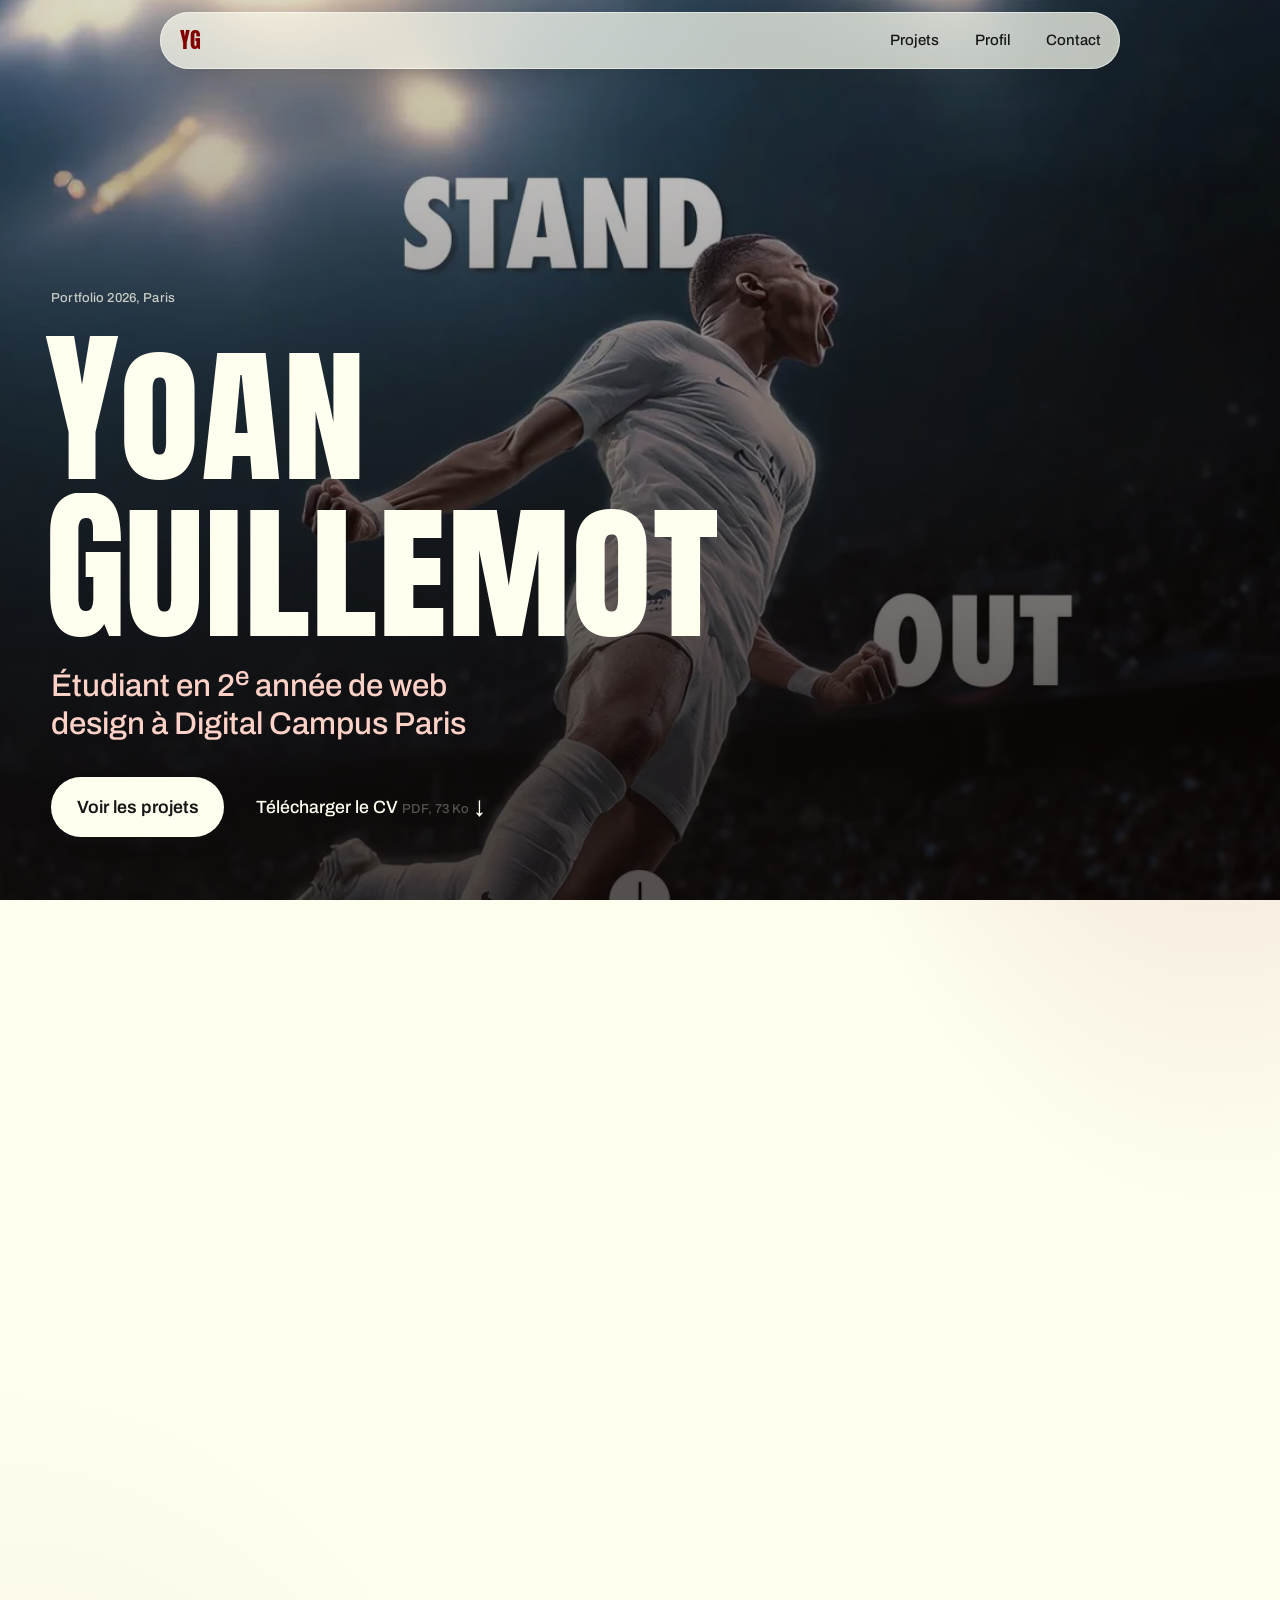
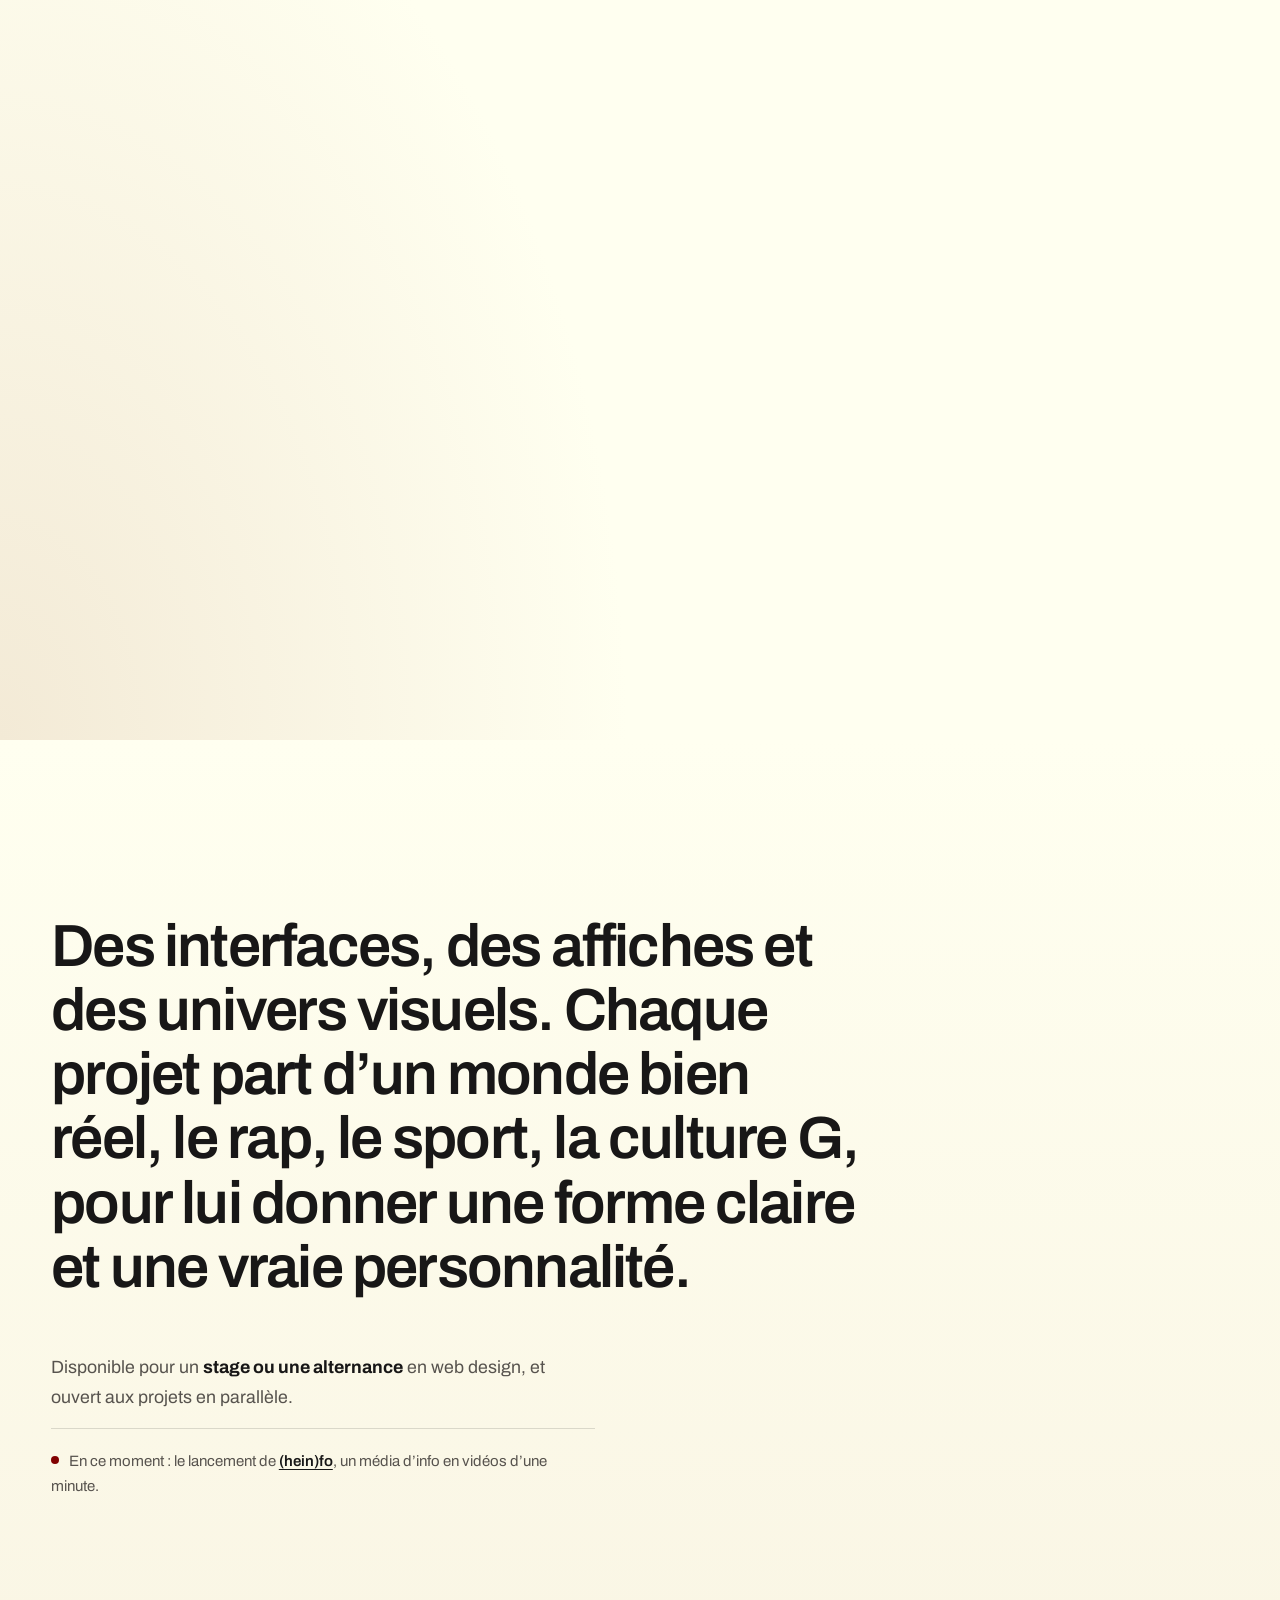
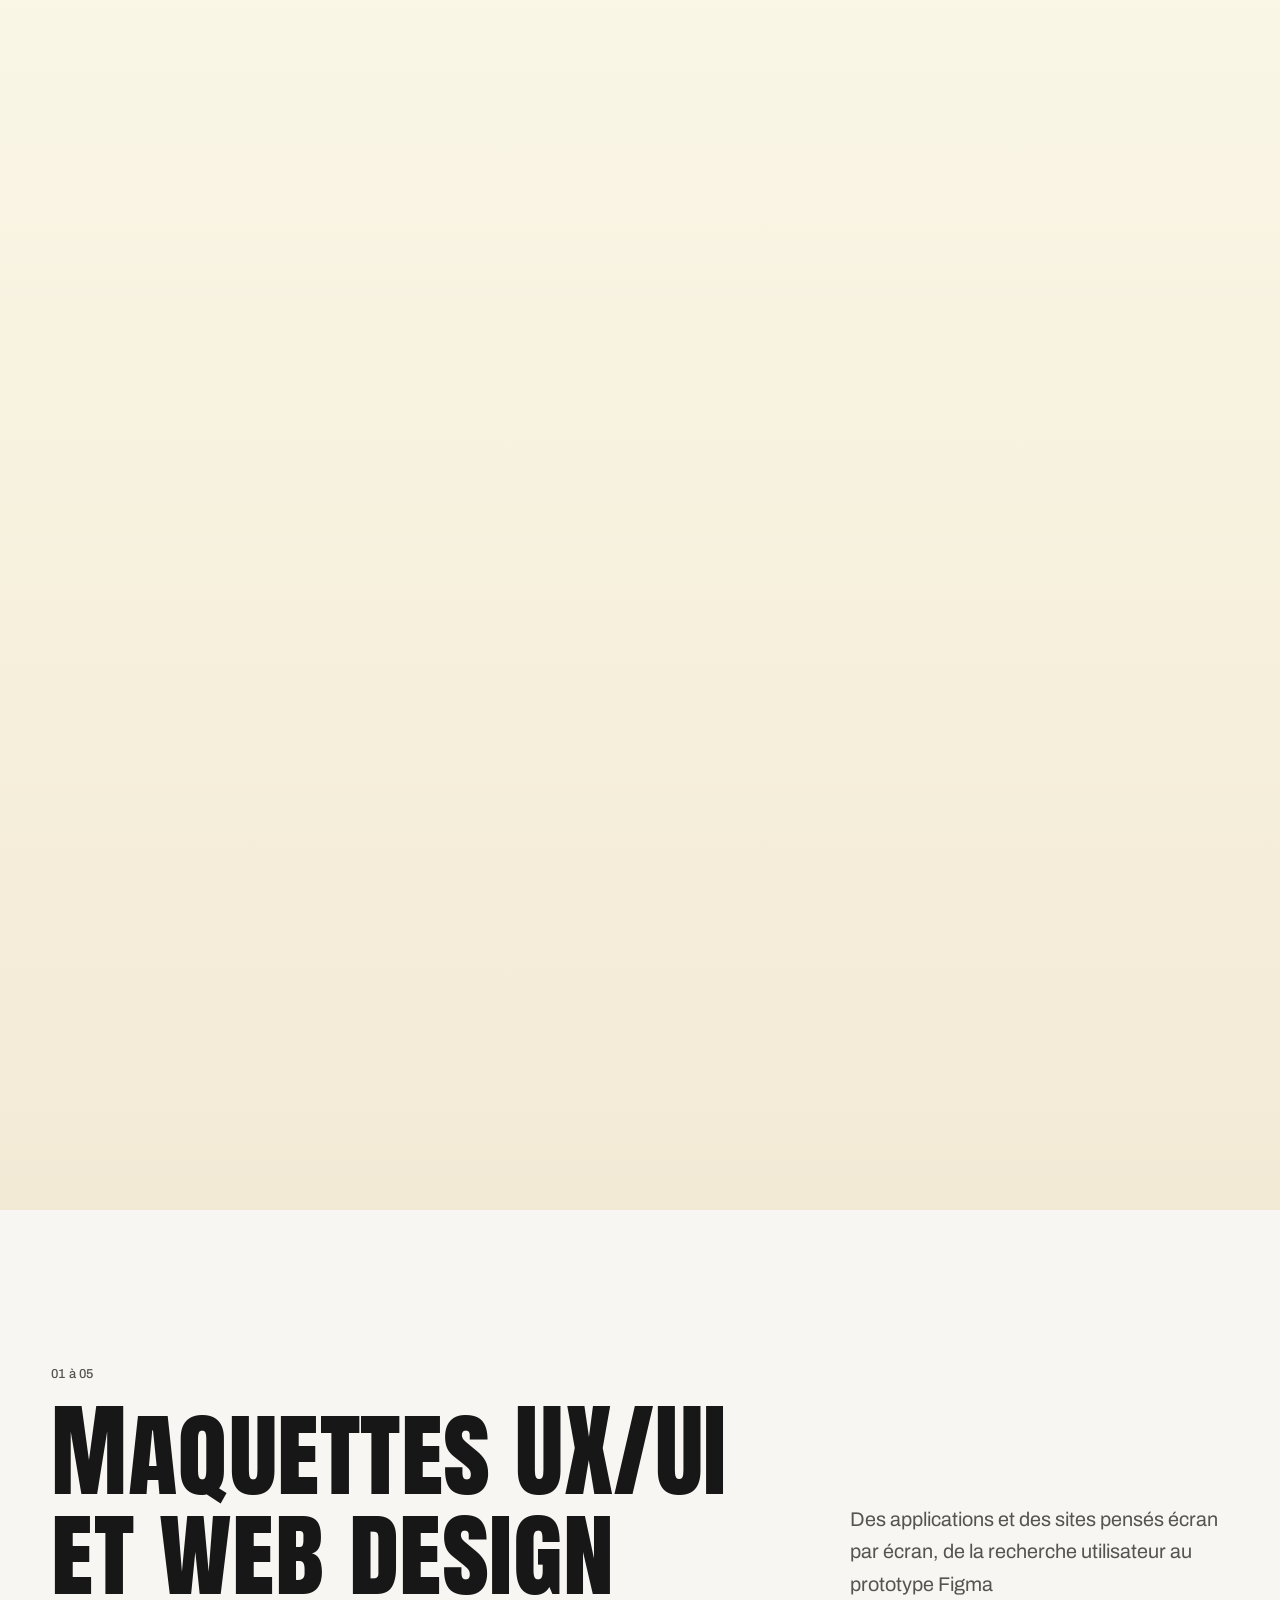
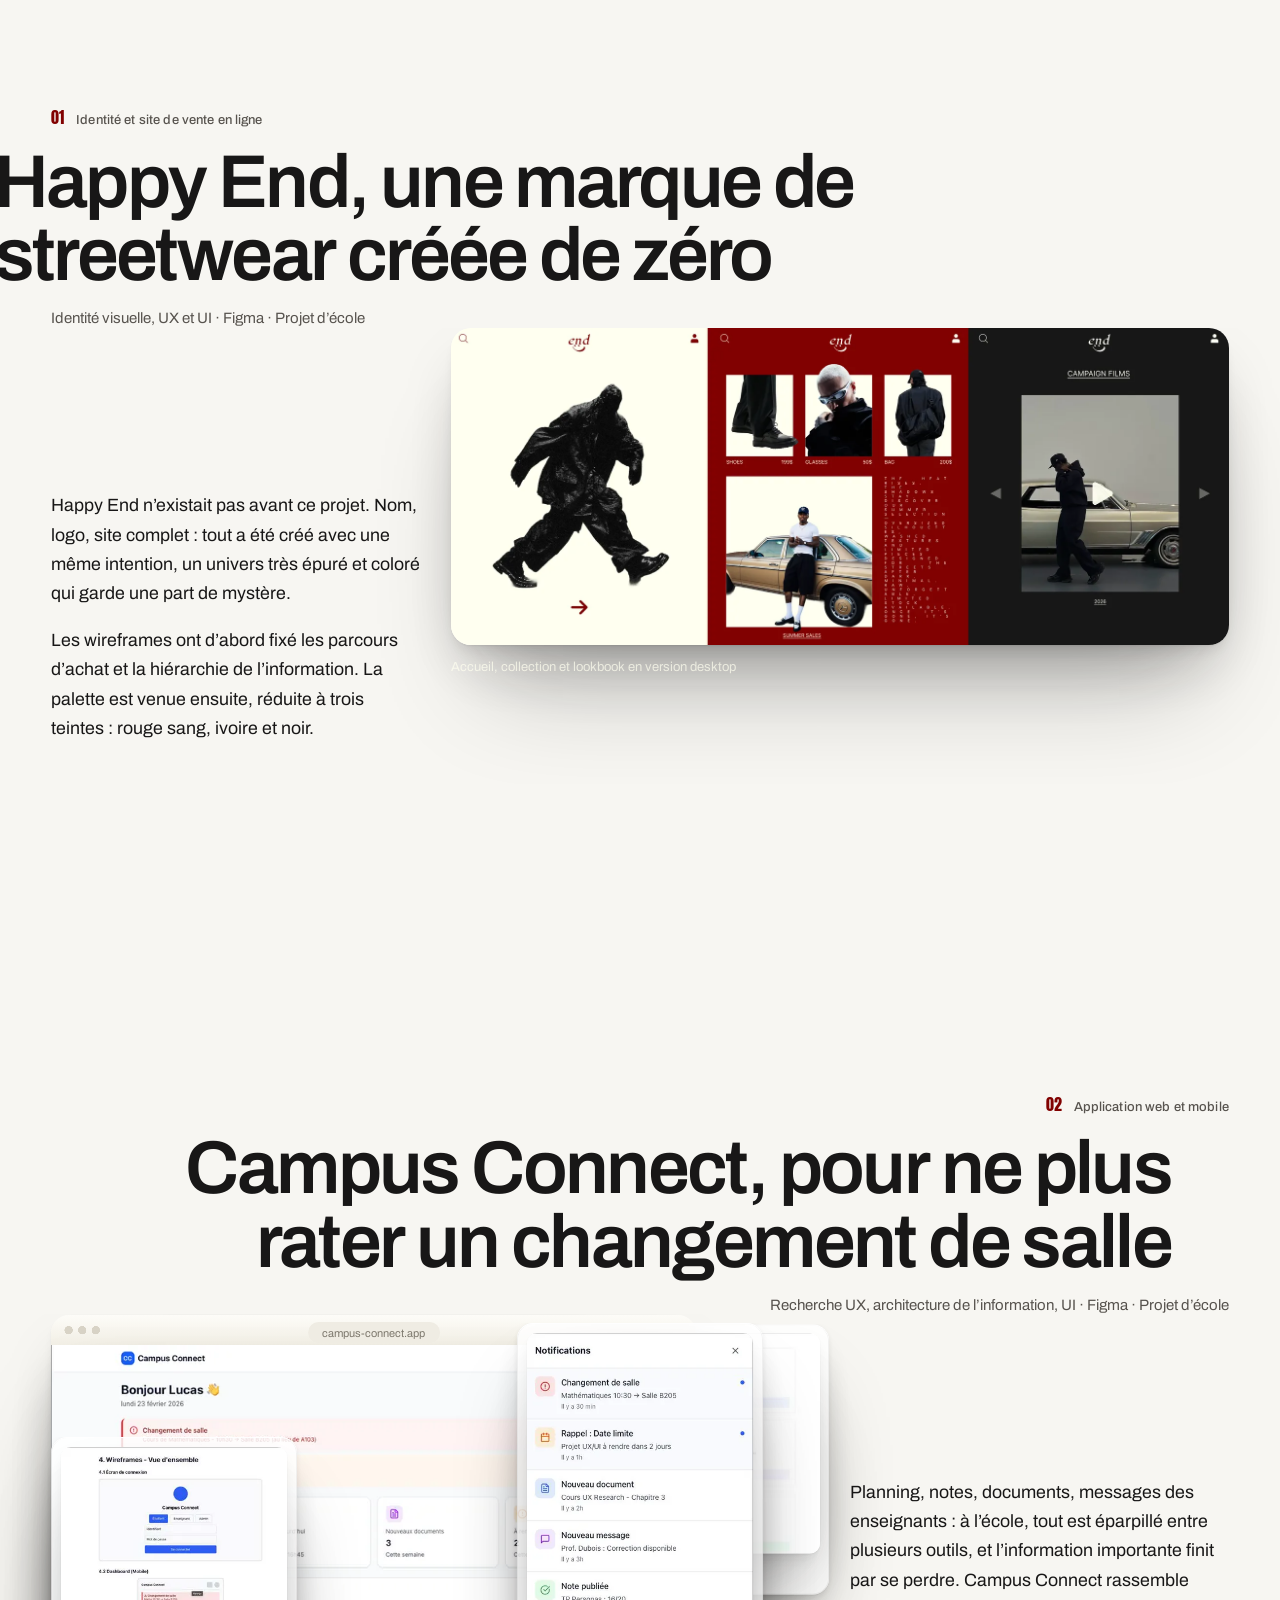
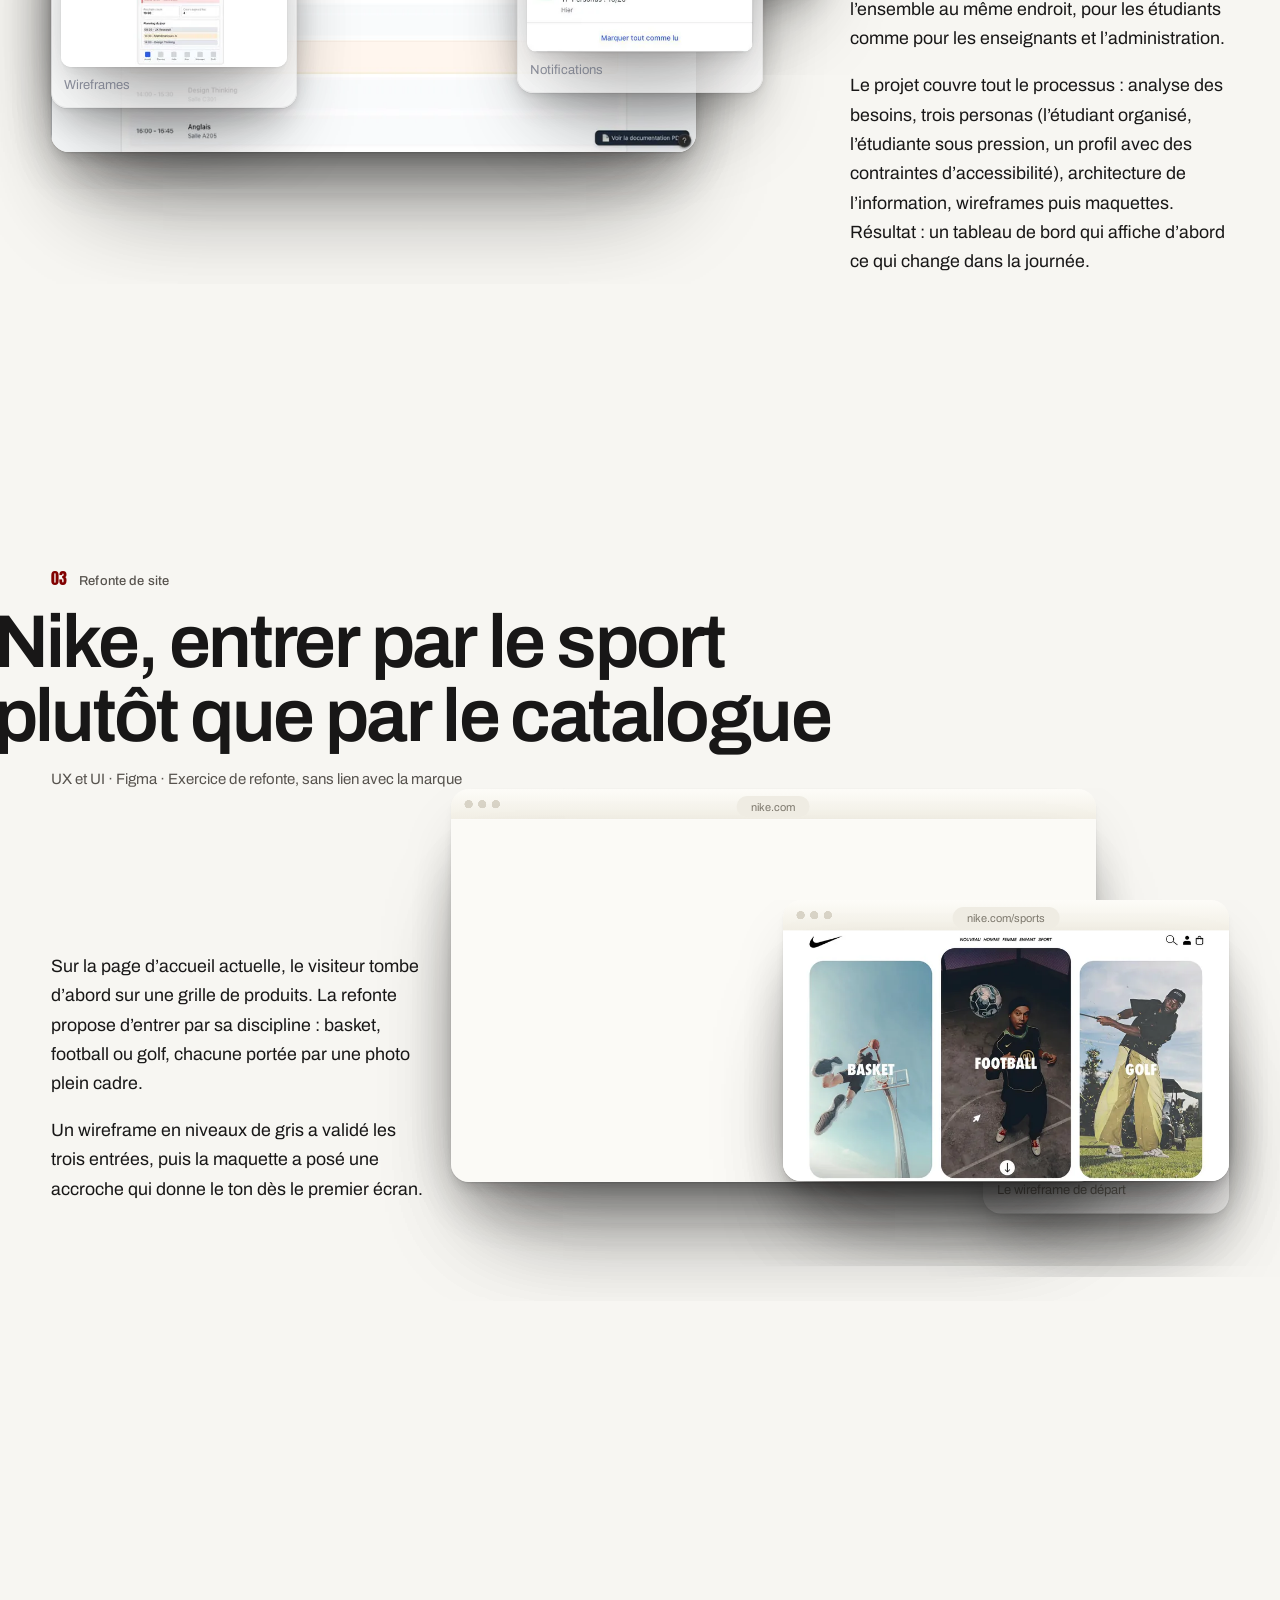
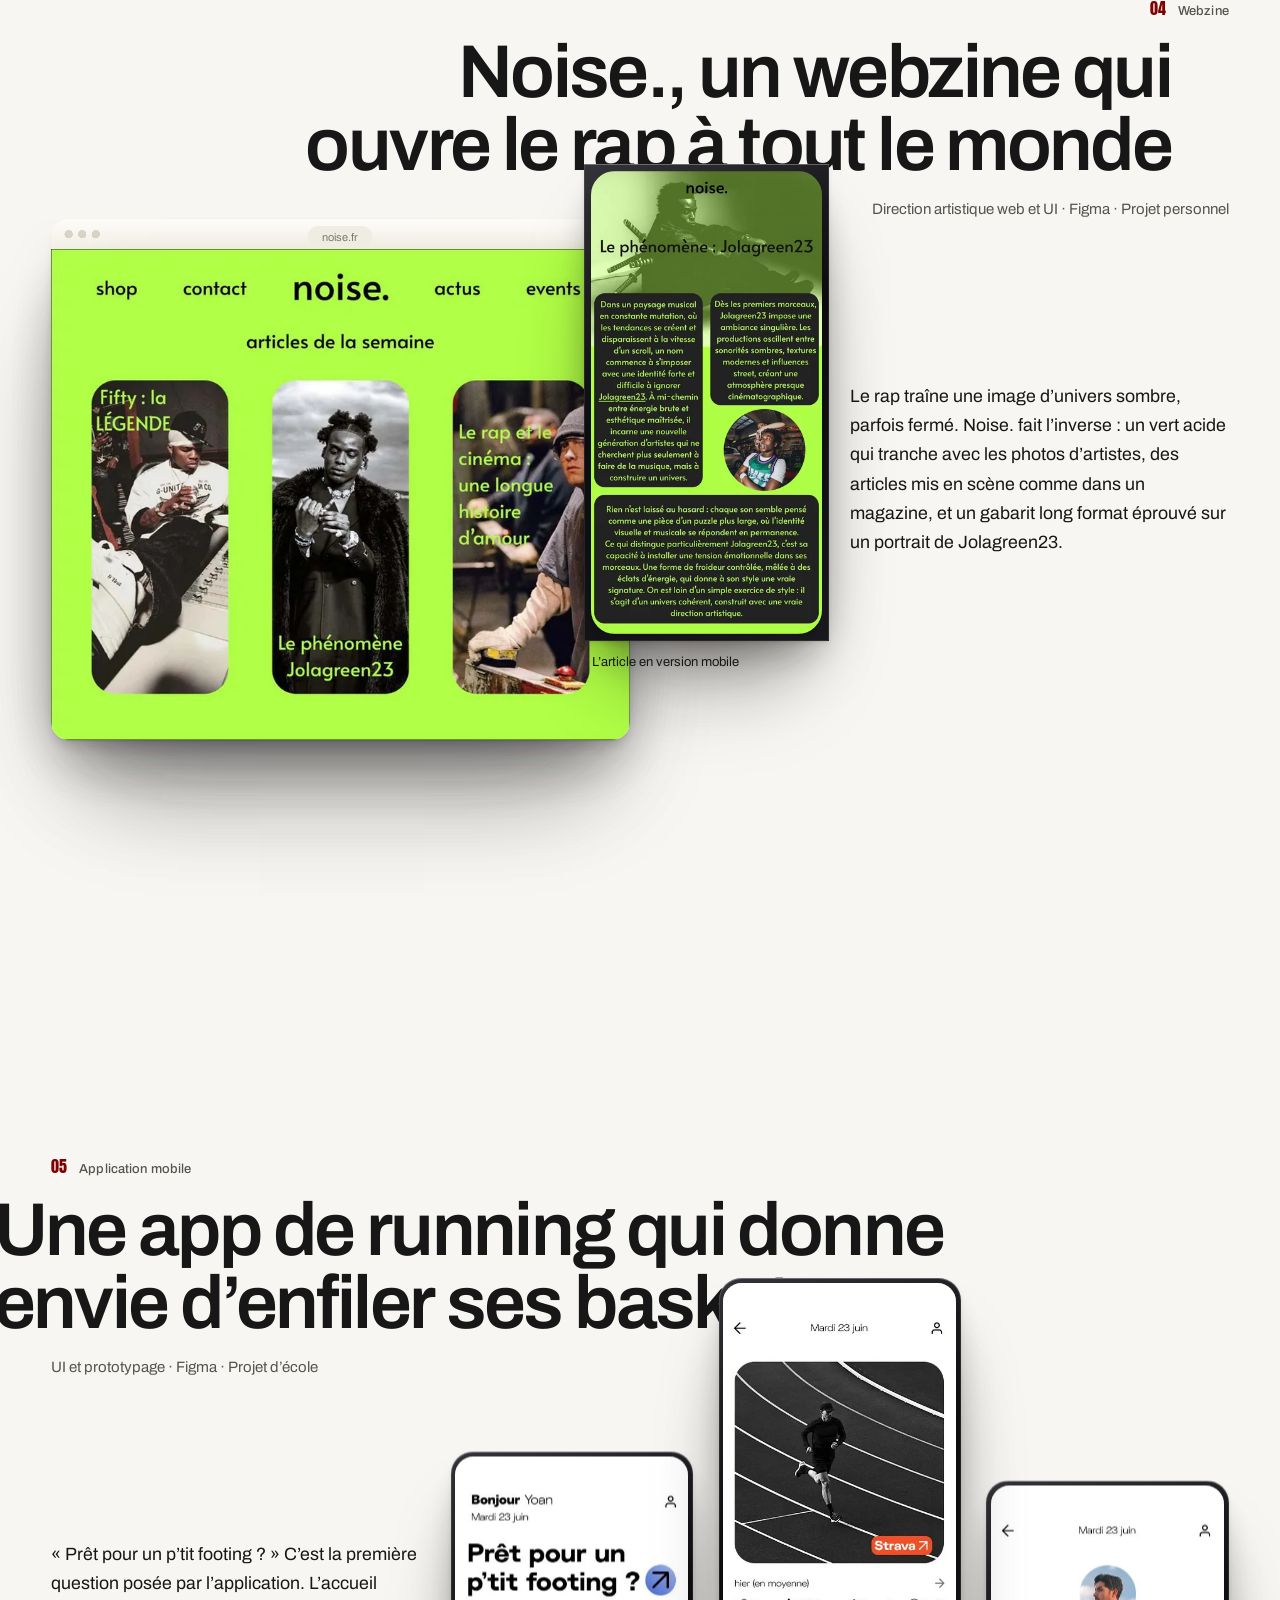
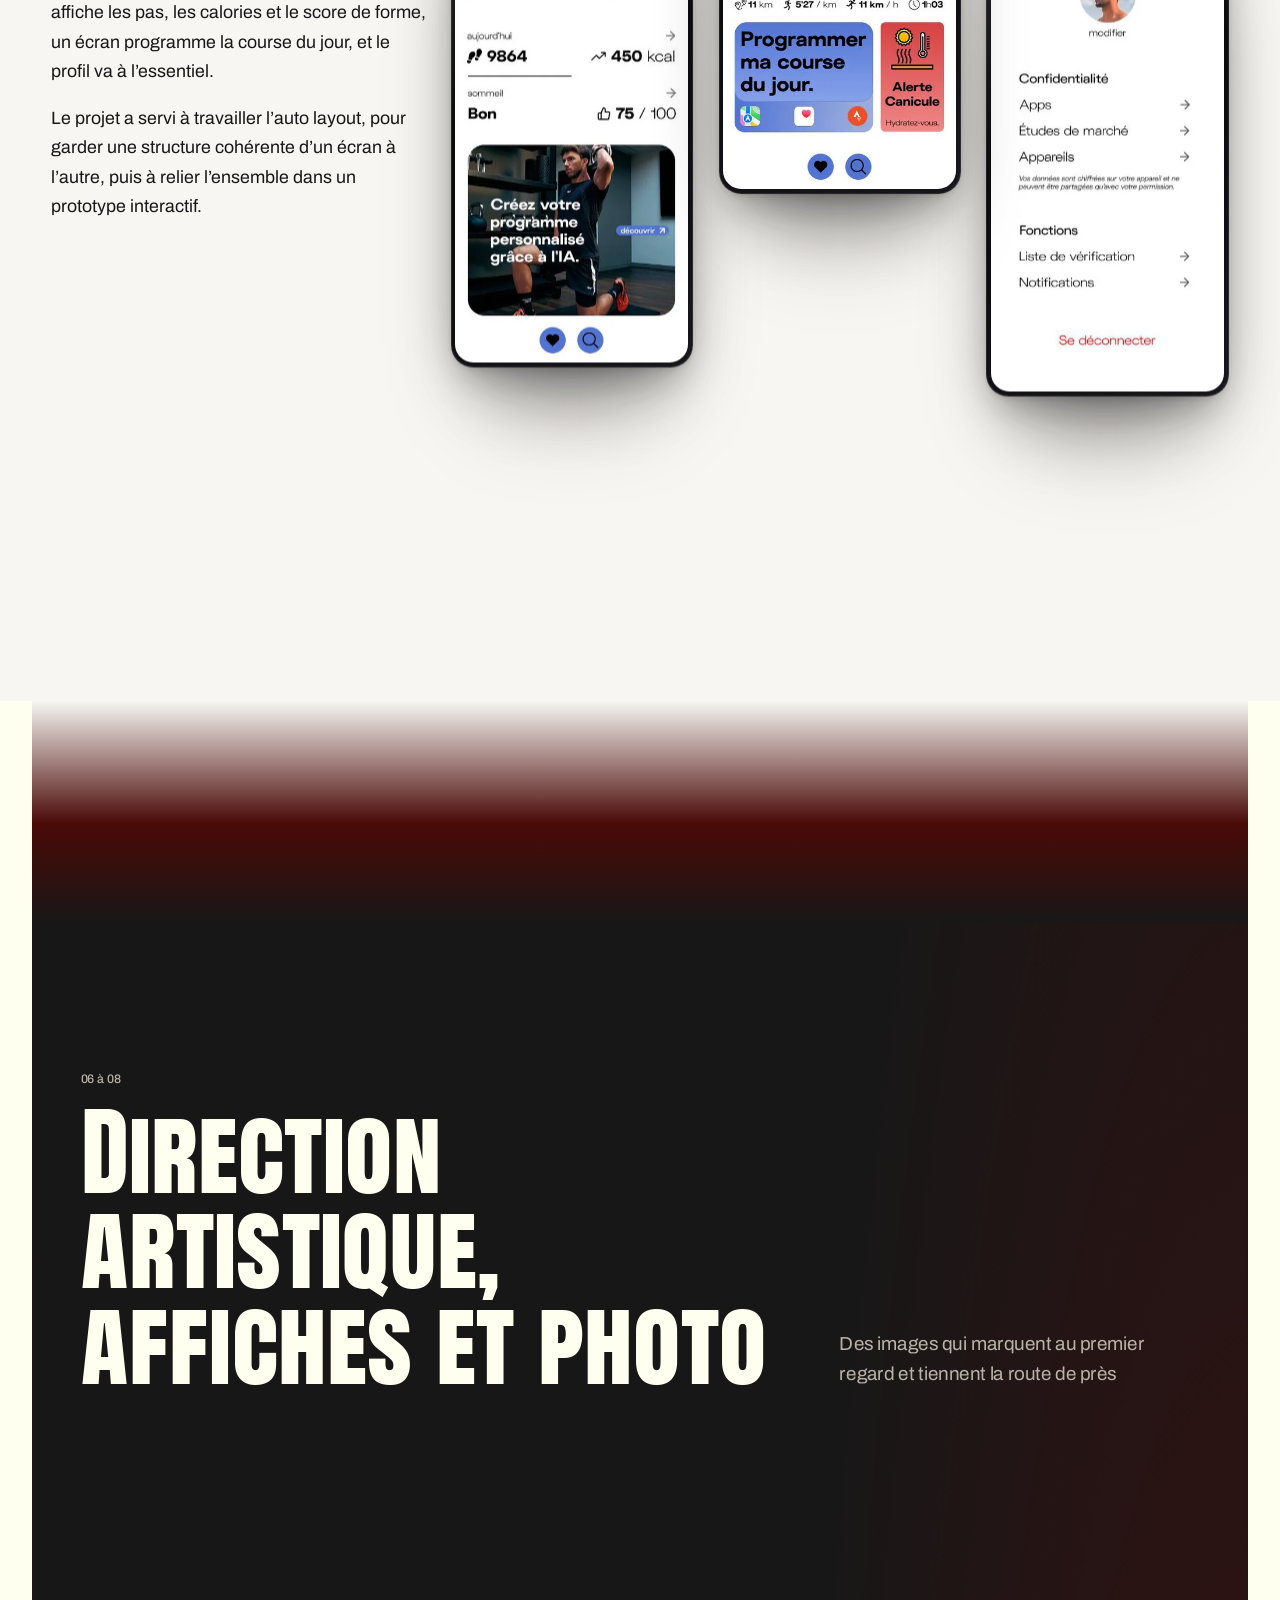
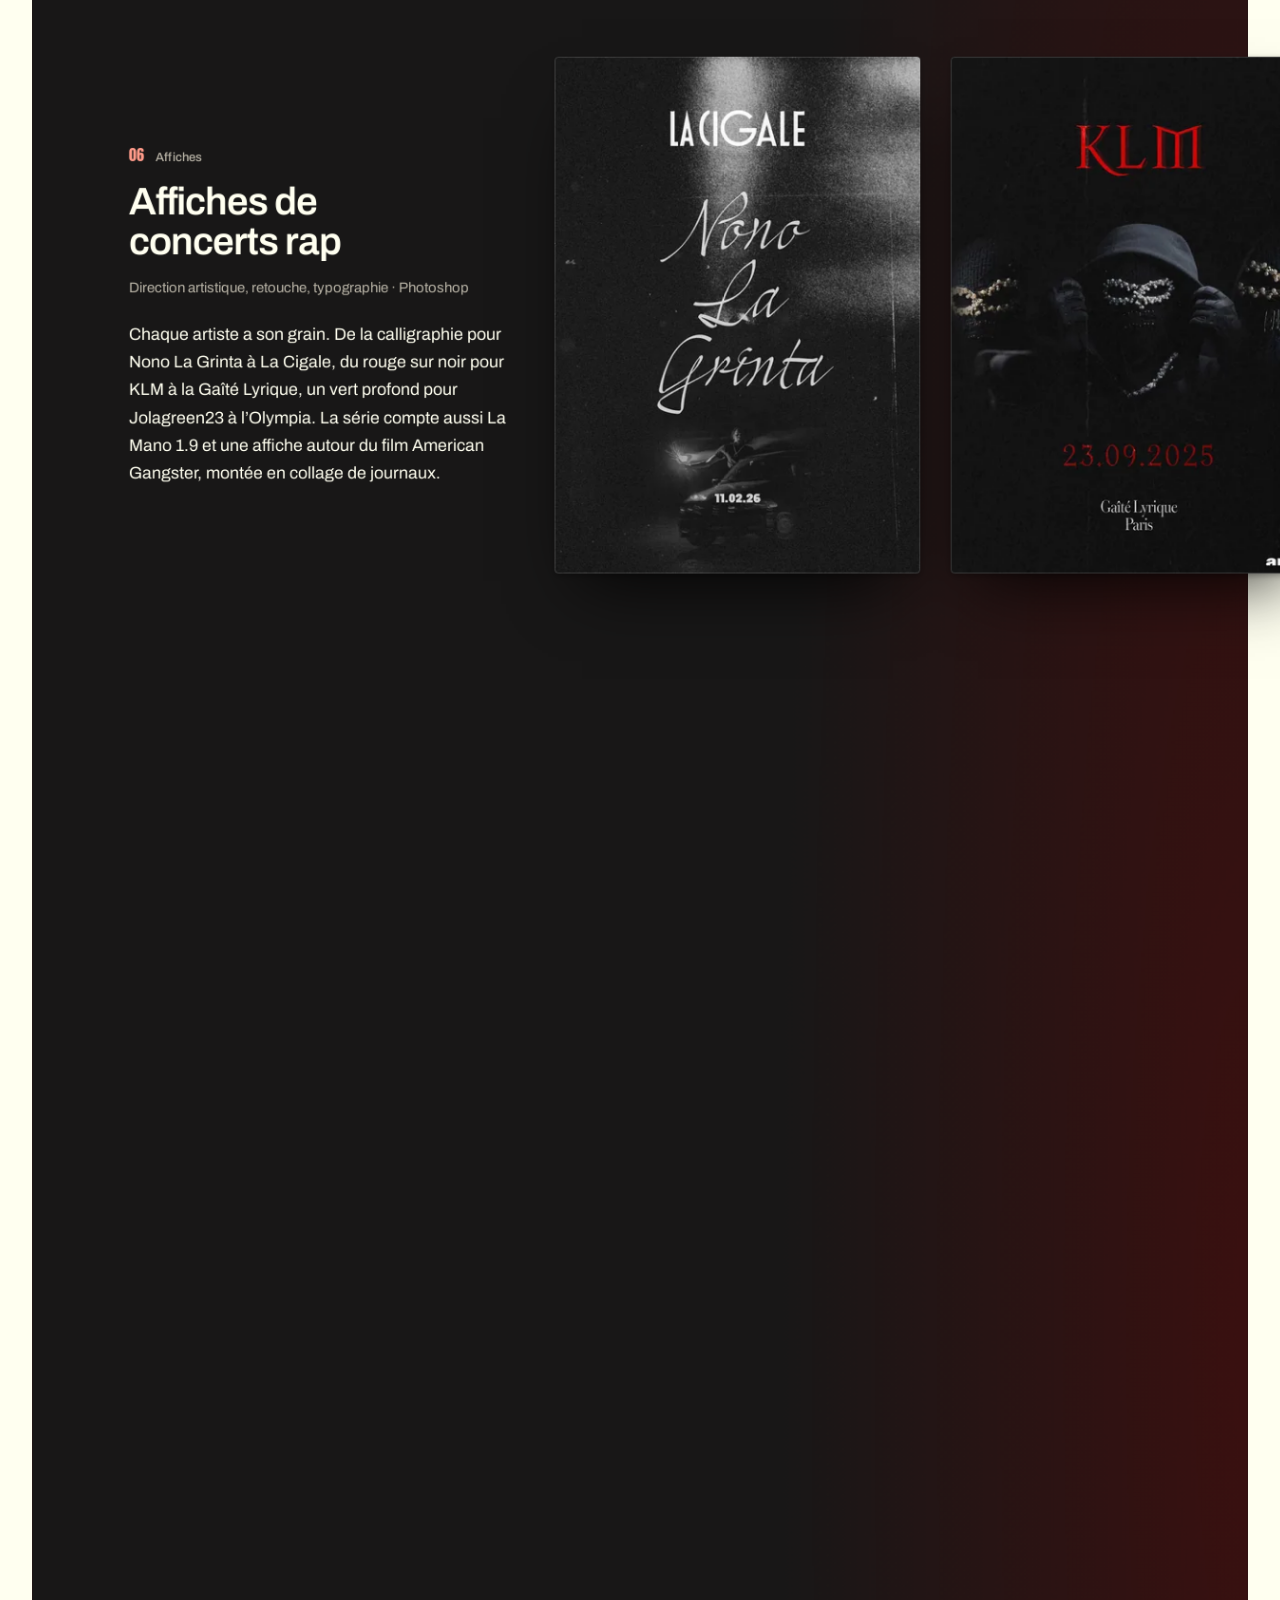
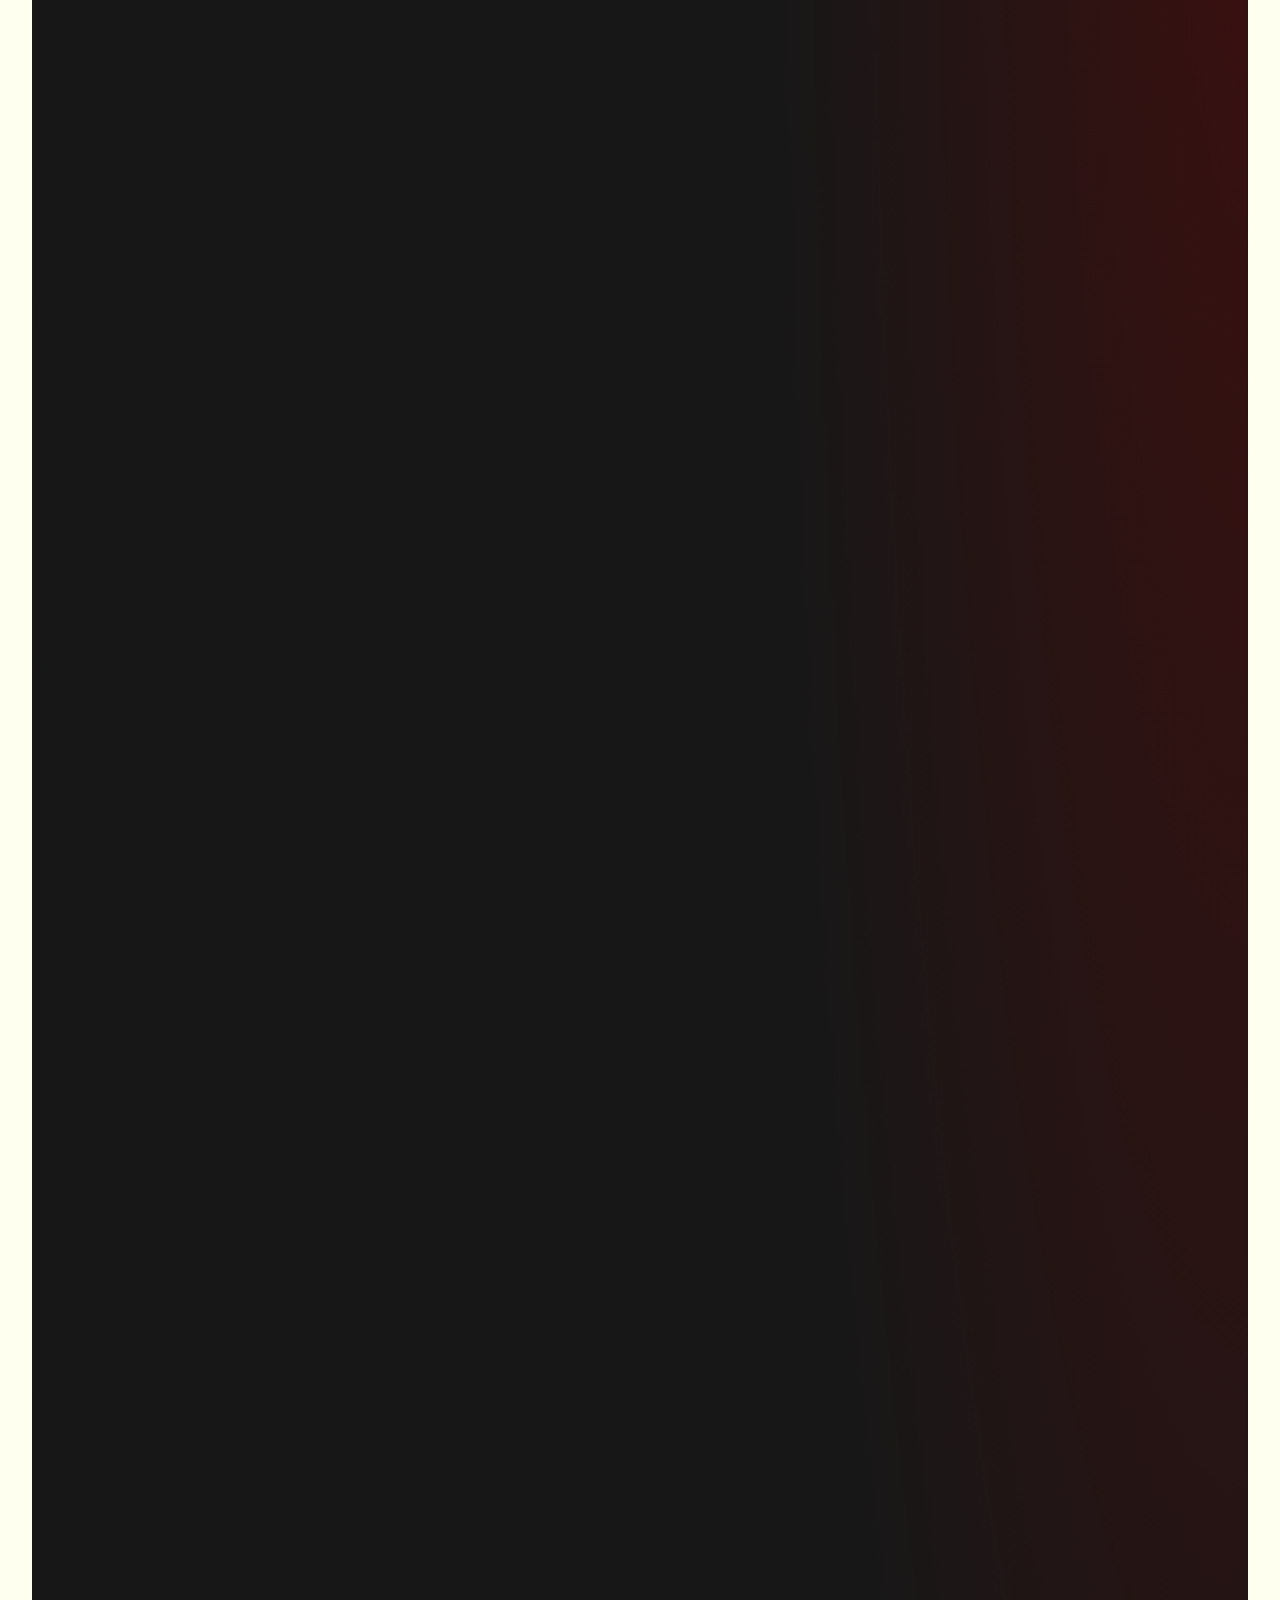
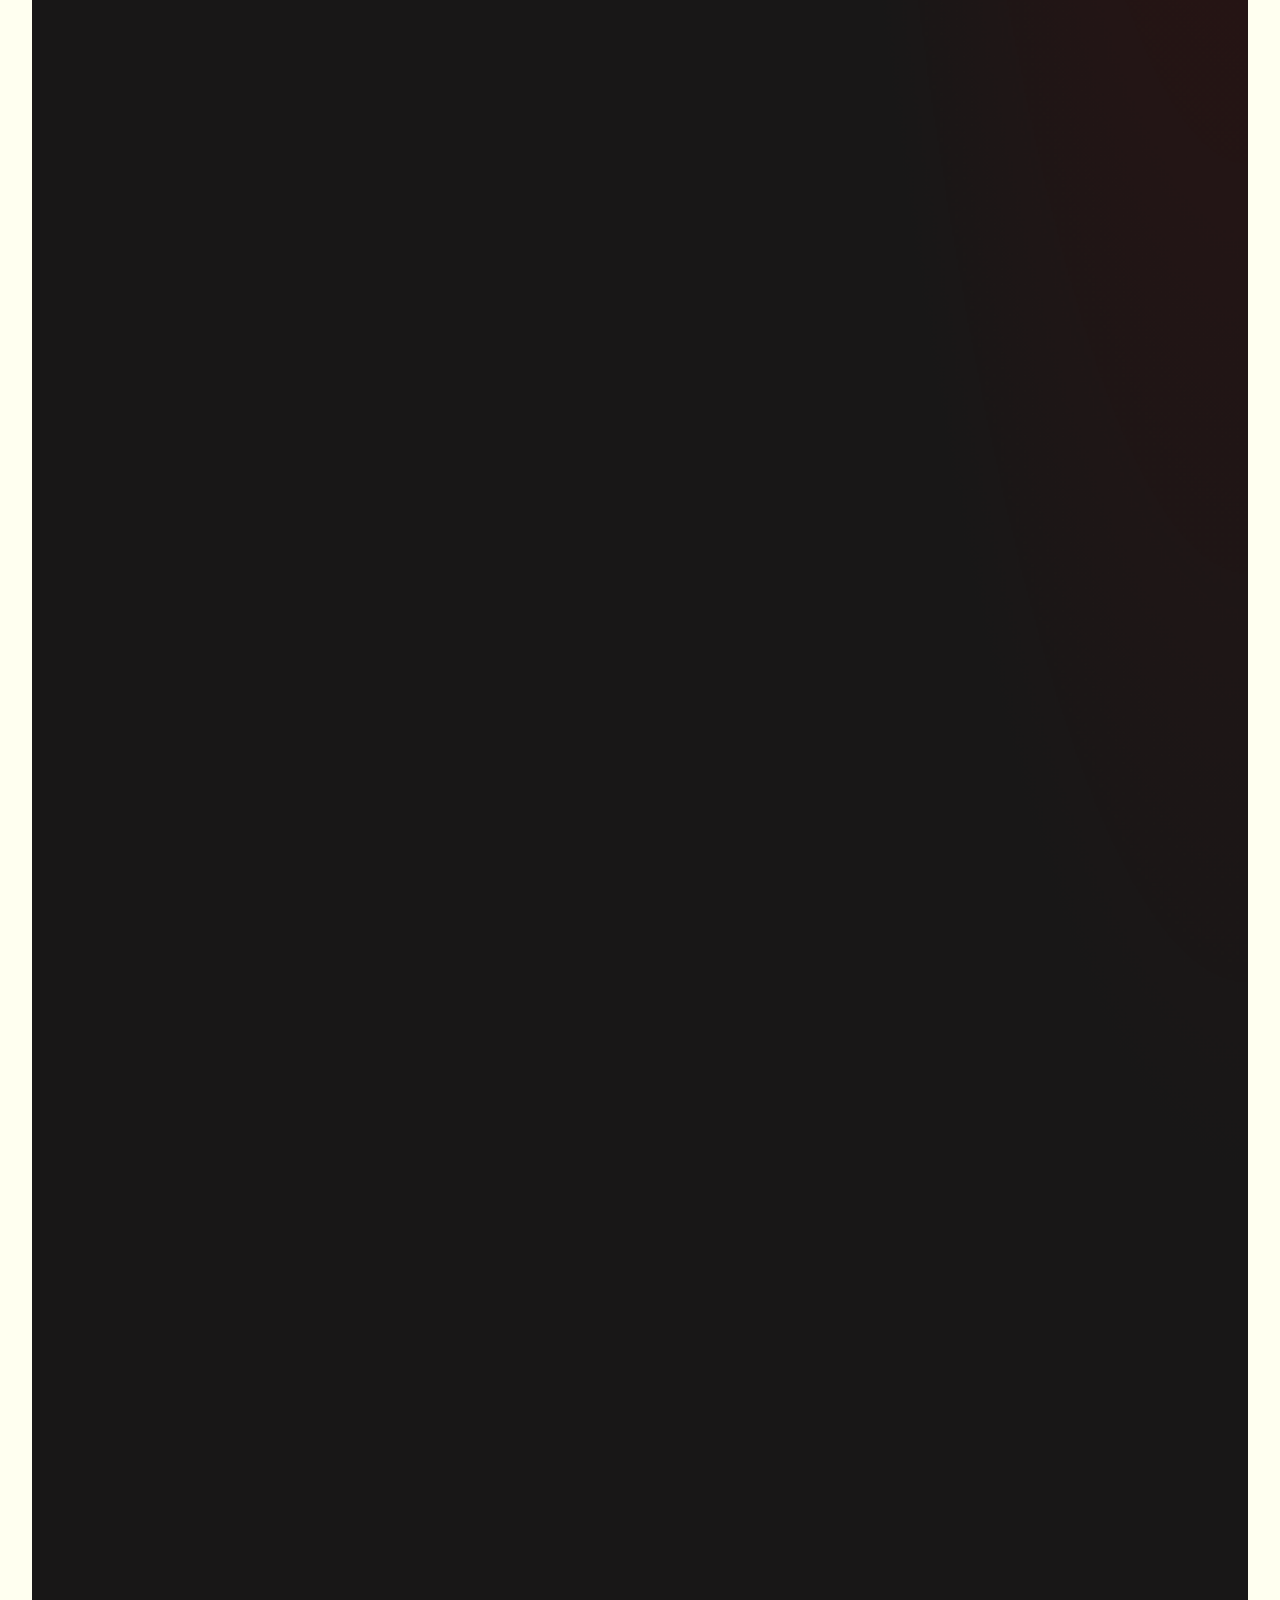
<file: index.html>
<!doctype html>
<html lang="fr">
<head>
  <meta charset="utf-8">
  <meta name="viewport" content="width=device-width, initial-scale=1">
  <meta http-equiv="Content-Security-Policy" content="default-src 'self'; script-src 'self' 'sha256-qOhFsq0QMV2REqNwk5hGH5bZE9SkX6gt6yeyKdYPv+U='; style-src 'self' 'unsafe-inline'; img-src 'self'; font-src 'self'; connect-src 'none'; object-src 'none'; base-uri 'self'; form-action 'self'; upgrade-insecure-requests">
  <meta name="referrer" content="strict-origin-when-cross-origin">
  <title>Yoan Guillemot, étudiant en web design UX/UI à Paris | Portfolio</title>
  <meta name="description" content="Portfolio de Yoan Guillemot, étudiant en 2e année de web design à Digital Campus Paris : maquettes UX/UI, affiches, direction artistique, le média (hein)fo et du beatmaking. Disponible pour un stage ou une alternance.">
  <link rel="canonical" href="https://heinf0.github.io/portfolio/">
  <meta name="theme-color" content="#181717">

  <meta property="og:type" content="profile">
  <meta property="og:locale" content="fr_FR">
  <meta property="og:site_name" content="Yoan Guillemot, portfolio">
  <meta property="og:title" content="Yoan Guillemot, étudiant en web design UX/UI">
  <meta property="og:description" content="Maquettes UX/UI, affiches de concerts, direction artistique, (hein)fo et beatmaking. Disponible pour un stage ou une alternance.">
  <meta property="og:url" content="https://heinf0.github.io/portfolio/">
  <meta property="og:image" content="https://heinf0.github.io/portfolio/assets/og-image.jpg">
  <meta property="og:image:width" content="1200">
  <meta property="og:image:height" content="630">
  <meta property="og:image:alt" content="Maquettes du site e-commerce Happy End dessinées par Yoan Guillemot">
  <meta property="profile:first_name" content="Yoan">
  <meta property="profile:last_name" content="Guillemot">
  <meta name="twitter:card" content="summary_large_image">

  <link rel="icon" href="assets/favicon.svg" type="image/svg+xml">
  <link rel="preload" href="assets/fonts/anton-sc.woff2" as="font" type="font/woff2" crossorigin>
  <link rel="preload" href="assets/fonts/archivo.woff2" as="font" type="font/woff2" crossorigin>
  <link rel="stylesheet" href="style.css">
  <script>document.documentElement.classList.add("js")</script>
  <script src="main.js" defer></script>

  <script type="application/ld+json">
    {
      "@context": "https://schema.org",
      "@graph": [
        {
          "@type": "WebSite",
          "@id": "https://heinf0.github.io/portfolio/#site",
          "url": "https://heinf0.github.io/portfolio/",
          "name": "Yoan Guillemot, portfolio",
          "inLanguage": "fr-FR",
          "author": {
            "@id": "https://heinf0.github.io/portfolio/#yoan"
          }
        },
        {
          "@type": "Person",
          "@id": "https://heinf0.github.io/portfolio/#yoan",
          "name": "Yoan Guillemot",
          "url": "https://heinf0.github.io/portfolio/",
          "image": "https://heinf0.github.io/portfolio/assets/projects/portrait-yoan-guillemot-800.webp",
          "jobTitle": "Étudiant en web design",
          "description": "Étudiant en 2e année de Bachelor Digital, spécialité web design, à Digital Campus Paris. UX/UI design, identité visuelle, direction artistique et création du média (hein)fo.",
          "email": "mailto:yoangui809@gmail.com",
          "address": {
            "@type": "PostalAddress",
            "addressLocality": "Bois-Colombes",
            "addressRegion": "Île-de-France",
            "addressCountry": "FR"
          },
          "affiliation": {
            "@type": "CollegeOrUniversity",
            "name": "Digital Campus Paris"
          },
          "seeks": {
            "@type": "Demand",
            "description": "Stage ou alternance en web design"
          },
          "knowsAbout": [
            "UX design",
            "UI design",
            "Web design",
            "Identité visuelle",
            "Direction artistique",
            "Figma",
            "Photoshop",
            "Claude Code",
            "Création de contenu vidéo"
          ],
          "sameAs": [
            "https://www.instagram.com/jaya7prod/",
            "https://www.youtube.com/@hein.f0"
          ]
        },
        {
          "@type": "ItemList",
          "name": "Projets de Yoan Guillemot",
          "itemListElement": [
            {
              "@type": "ListItem",
              "position": 1,
              "item": {
                "@type": "CreativeWork",
                "name": "Happy End, une marque de streetwear créée de zéro",
                "description": "Happy End n’existait pas avant ce projet. Nom, logo, site complet : tout a été créé avec une même intention, un univers très épuré et coloré qui garde une part de mystère.",
                "url": "https://heinf0.github.io/portfolio/#happy-end",
                "image": "https://heinf0.github.io/portfolio/assets/projects/happy-end-site-400.webp",
                "creator": {
                  "@id": "https://heinf0.github.io/portfolio/#yoan"
                }
              }
            },
            {
              "@type": "ListItem",
              "position": 2,
              "item": {
                "@type": "CreativeWork",
                "name": "Campus Connect, pour ne plus rater un changement de salle",
                "description": "Planning, notes, documents, messages des enseignants : à l’école, tout est éparpillé entre plusieurs outils, et l’information importante finit par se perdre. Campus Connect rassemble l’ensemble au même endroit, pour les étudiants comme pour",
                "url": "https://heinf0.github.io/portfolio/#campus-connect",
                "image": "https://heinf0.github.io/portfolio/assets/projects/campus-connect-dashboard-400.webp",
                "creator": {
                  "@id": "https://heinf0.github.io/portfolio/#yoan"
                }
              }
            },
            {
              "@type": "ListItem",
              "position": 3,
              "item": {
                "@type": "CreativeWork",
                "name": "Nike, entrer par le sport plutôt que par le catalogue",
                "description": "Sur la page d’accueil actuelle, le visiteur tombe d’abord sur une grille de produits. La refonte propose d’entrer par sa discipline : basket, football ou golf, chacune portée par une photo plein cadre.",
                "url": "https://heinf0.github.io/portfolio/#refonte-nike",
                "image": "https://heinf0.github.io/portfolio/assets/projects/nike-hero-400.webp",
                "creator": {
                  "@id": "https://heinf0.github.io/portfolio/#yoan"
                }
              }
            },
            {
              "@type": "ListItem",
              "position": 4,
              "item": {
                "@type": "CreativeWork",
                "name": "Noise., un webzine qui ouvre le rap à tout le monde",
                "description": "Le rap traîne une image d’univers sombre, parfois fermé. Noise. fait l’inverse : un vert acide qui tranche avec les photos d’artistes, des articles mis en scène comme dans un magazine, et un gabarit long format éprouvé sur un portrait de Jo",
                "url": "https://heinf0.github.io/portfolio/#noise",
                "image": "https://heinf0.github.io/portfolio/assets/projects/noise-accueil-400.webp",
                "creator": {
                  "@id": "https://heinf0.github.io/portfolio/#yoan"
                }
              }
            },
            {
              "@type": "ListItem",
              "position": 5,
              "item": {
                "@type": "CreativeWork",
                "name": "Une app de running qui donne envie d’enfiler ses baskets",
                "description": "« Prêt pour un p’tit footing ? » C’est la première question posée par l’application. L’accueil affiche les pas, les calories et le score de forme, un écran programme la course du jour, et le profil va à l’essentiel.",
                "url": "https://heinf0.github.io/portfolio/#app-running",
                "image": "https://heinf0.github.io/portfolio/assets/projects/running-app-accueil-400.webp",
                "creator": {
                  "@id": "https://heinf0.github.io/portfolio/#yoan"
                }
              }
            },
            {
              "@type": "ListItem",
              "position": 6,
              "item": {
                "@type": "CreativeWork",
                "name": "Affiches de concerts rap",
                "description": "Chaque artiste a son grain. De la calligraphie pour Nono La Grinta à La Cigale, du rouge sur noir pour KLM à la Gaîté Lyrique, un vert profond pour Jolagreen23 à l’Olympia. La série compte aussi La Mano 1.9 et une affiche autour du film Ame",
                "url": "https://heinf0.github.io/portfolio/#affiches-concerts",
                "image": "https://heinf0.github.io/portfolio/assets/projects/affiche-nono-la-grinta-400.webp",
                "creator": {
                  "@id": "https://heinf0.github.io/portfolio/#yoan"
                }
              }
            },
            {
              "@type": "ListItem",
              "position": 7,
              "item": {
                "@type": "CreativeWork",
                "name": "Affiches d’exposition, Orchidaceae, David et Picasso",
                "description": "Une affiche d’exposition se lit deux fois. De loin, le sujet doit se reconnaître en une seconde. De près, le regard cherche les dates et le lieu. L’image et le titre prennent donc toute la place, et chaque sujet existe en deux versions pour",
                "url": "https://heinf0.github.io/portfolio/#affiches-expositions",
                "image": "https://heinf0.github.io/portfolio/assets/projects/affiche-orchidaceae-400.webp",
                "creator": {
                  "@id": "https://heinf0.github.io/portfolio/#yoan"
                }
              }
            },
            {
              "@type": "ListItem",
              "position": 8,
              "item": {
                "@type": "CreativeWork",
                "name": "3x1000, les visuels d’un clip",
                "description": "Pour le clip « 3x1000 », trois rappeurs photographiés de nuit, en lumière froide : RD92, Venom CZ et Mingo30. Une seule règle les relie : le nom de chacun en capitales géantes, découpé autour de lui.",
                "url": "https://heinf0.github.io/portfolio/#clip-3x1000",
                "image": "https://heinf0.github.io/portfolio/assets/projects/clip-3x1000-cramer-400.webp",
                "creator": {
                  "@id": "https://heinf0.github.io/portfolio/#yoan"
                }
              }
            },
            {
              "@type": "ListItem",
              "position": 9,
              "item": {
                "@type": "CreativeWork",
                "name": "La veste, en séquence",
                "description": "Une suite de détails autour de la veste des Knicks de Mingo30, de la nuit à la neige, et RD92 glissé dans une planche de comics Marvel, sur une photo de @js.production29.",
                "url": "https://heinf0.github.io/portfolio/#clip-3x1000-veste",
                "image": "https://heinf0.github.io/portfolio/assets/projects/clip-3x1000-mingo30-knicks-400.webp",
                "creator": {
                  "@id": "https://heinf0.github.io/portfolio/#yoan"
                }
              }
            },
            {
              "@type": "ListItem",
              "position": 10,
              "item": {
                "@type": "CreativeWork",
                "name": "(hein)fo, l’info avec un grand HEIN ?",
                "description": "Le point de départ est simple : l’info est souvent trop longue, anxiogène ou floue. (hein)fo prend une vraie question du quotidien, « pourquoi les chats retombent sur leurs pattes ? », « pourquoi une tâche inachevée nous obsède ? », et y ré",
                "url": "https://heinf0.github.io/portfolio/#heinfo",
                "image": "https://heinf0.github.io/portfolio/assets/heinfo-logo.svg",
                "creator": {
                  "@id": "https://heinf0.github.io/portfolio/#yoan"
                }
              }
            },
            {
              "@type": "ListItem",
              "position": 11,
              "item": {
                "@type": "CreativeWork",
                "name": "reCUL, une chaîne pour parler des tabous",
                "description": "reCUL est une chaîne YouTube montée en groupe autour des tabous liés à la sexualité. Avant tout tournage, l’équipe a passé au crible les chaînes déjà présentes sur le sujet pour trouver un angle propre : un ton drôle et spontané, des explic",
                "url": "https://heinf0.github.io/portfolio/#recul",
                "image": "https://heinf0.github.io/portfolio/assets/projects/recul-couverture-400.webp",
                "creator": {
                  "@id": "https://heinf0.github.io/portfolio/#yoan"
                }
              }
            },
            {
              "@type": "ListItem",
              "position": 12,
              "item": {
                "@type": "CreativeWork",
                "name": "410 - Alice",
                "description": "Sorti sur la chaîne YouTube de 410. Écouter",
                "url": "https://heinf0.github.io/portfolio/#alice-410",
                "image": "https://heinf0.github.io/portfolio/assets/projects/cover-410-alice-400.webp",
                "creator": {
                  "@id": "https://heinf0.github.io/portfolio/#yoan"
                }
              }
            },
            {
              "@type": "ListItem",
              "position": 13,
              "item": {
                "@type": "CreativeWork",
                "name": "410 - 2 cartouches",
                "description": "Sorti sur la chaîne YouTube ShadesFrance, crédité prod. Jaya. Écouter",
                "url": "https://heinf0.github.io/portfolio/#deux-cartouches-410",
                "image": "https://heinf0.github.io/portfolio/assets/projects/cover-410-2-cartouches-400.webp",
                "creator": {
                  "@id": "https://heinf0.github.io/portfolio/#yoan"
                }
              }
            },
            {
              "@type": "ListItem",
              "position": 14,
              "item": {
                "@type": "CreativeWork",
                "name": "RD92 - MOONKNIGHT",
                "description": "Sorti sur la chaîne YouTube de RD92. Écouter",
                "url": "https://heinf0.github.io/portfolio/#moonknight-rd92",
                "image": "https://heinf0.github.io/portfolio/assets/projects/cover-rd92-moonknight-400.webp",
                "creator": {
                  "@id": "https://heinf0.github.io/portfolio/#yoan"
                }
              }
            }
          ]
        }
      ]
    }
  </script>
</head>
<body>
  <div class="progress" aria-hidden="true"></div>
  <a class="skip" href="#contenu">Aller au contenu</a>

  <header class="site-header">
    <a class="logo" href="#top" aria-label="Yoan Guillemot, retour en haut">YG</a>
    <nav aria-label="Navigation principale">
      <ul>
        <li><a href="#interfaces">Projets</a></li>
        <li><a href="#profil">Profil</a></li>
        <li><a href="#contact">Contact</a></li>
      </ul>
    </nav>
  </header>

  <main id="contenu">
    <section class="opening" id="top" data-pin aria-labelledby="hero-title">
      <div class="pin-stage">
        <figure class="opening-media"><img src="assets/projects/nike-hero-400.webp" srcset="assets/projects/nike-hero-400.webp 400w, assets/projects/nike-hero-800.webp 800w, assets/projects/nike-hero-1600.webp 1600w, assets/projects/nike-hero-1920.webp 1920w" sizes="(min-width: 64em) 72vw, 100vw" width="1920" height="1080" alt="Maquette de la page d’accueil Nike repensée par Yoan Guillemot, footballeur en plein cadre" fetchpriority="high" decoding="async"></figure>
        <div class="opening-title">
          <p class="eyebrow">Portfolio 2026, Paris</p>
          <h1 id="hero-title">
            <span class="name"><span class="line"><span>Yoan</span></span><span class="line"><span>Guillemot</span></span></span>
            <span class="role">Étudiant en 2<sup>e</sup> année de web design à Digital Campus Paris</span>
          </h1>
          <p class="actions">
            <a class="button" href="#interfaces">Voir les projets</a>
            <a class="arrow" href="assets/cv-yoan-guillemot.pdf" download>Télécharger le CV <span class="hint">PDF, 73 Ko</span></a>
          </p>
        </div>
        <div class="satellites" aria-hidden="true">
          <figure class="s1"><img src="assets/projects/affiche-nono-la-grinta-400.webp" srcset="assets/projects/affiche-nono-la-grinta-400.webp 400w, assets/projects/affiche-nono-la-grinta-800.webp 800w, assets/projects/affiche-nono-la-grinta-1440.webp 1440w" sizes="(min-width: 64em) 22vw, 40vw" width="1440" height="2037" alt="Affiche Nono La Grinta" loading="lazy" decoding="async"></figure>
          <figure class="s2"><img src="assets/projects/heinfo-carrousel-1-intro-400.webp" srcset="assets/projects/heinfo-carrousel-1-intro-400.webp 400w, assets/projects/heinfo-carrousel-1-intro-800.webp 800w, assets/projects/heinfo-carrousel-1-intro-1080.webp 1080w" sizes="(min-width: 64em) 22vw, 40vw" width="1080" height="1350" alt="Carrousel (hein)fo" loading="lazy" decoding="async"></figure>
          <figure class="s3"><img src="assets/projects/clip-3x1000-mingo30-400.webp" srcset="assets/projects/clip-3x1000-mingo30-400.webp 400w, assets/projects/clip-3x1000-mingo30-800.webp 800w, assets/projects/clip-3x1000-mingo30-1440.webp 1440w" sizes="(min-width: 64em) 22vw, 40vw" width="1440" height="1080" alt="Visuel du clip 3x1000" loading="lazy" decoding="async"></figure>
          <figure class="s4"><img src="assets/projects/affiche-picasso-400.webp" srcset="assets/projects/affiche-picasso-400.webp 400w, assets/projects/affiche-picasso-595.webp 595w" sizes="(min-width: 64em) 22vw, 40vw" width="595" height="841" alt="Affiche Picasso" loading="lazy" decoding="async"></figure>
        </div>
        <p class="opening-line">Des interfaces claires, des images qui ont du caractère</p>
      </div>
    </section>

    <section class="manifesto" data-pin aria-label="Présentation">
      <div class="pin-stage">
        <p class="words">Des interfaces, des affiches et des univers visuels. Chaque projet part d’un monde bien réel, le rap, le sport, la culture G, pour lui donner une forme claire et une vraie personnalité.</p>
        <div class="manifesto-foot">
          <p>Disponible pour un <strong>stage ou une alternance</strong> en web design, et ouvert aux projets en parallèle.</p>
          <p class="now"><span class="dot" aria-hidden="true"></span>En ce moment&nbsp;: le lancement de <a href="#heinfo">(hein)fo</a>, un média d’info en vidéos d’une minute.</p>
        </div>
      </div>
    </section>

    <section class="work" id="interfaces" aria-labelledby="interfaces-title">
      <header class="section-head" data-reveal>
        <p class="eyebrow">01 à 05</p>
        <h2 id="interfaces-title">Maquettes UX/UI et web design</h2>
        <p>Des applications et des sites pensés écran par écran, de la recherche utilisateur au prototype Figma</p>
      </header>

      <article class="project" id="happy-end" aria-labelledby="happy-end-title">
        <header class="head" data-reveal>
          <p class="kicker"><span class="num">01</span>Identité et site de vente en ligne</p>
          <h3 class="split" id="happy-end-title">Happy End, une marque de streetwear créée de zéro</h3>
          <p class="meta">Identité visuelle, UX et UI · Figma · Projet d’école</p>
        </header>
        <div class="text" data-reveal>
          <p class="split">Happy End n’existait pas avant ce projet. Nom, logo, site complet&nbsp;: tout a été créé avec une même intention, un univers très épuré et coloré qui garde une part de mystère.</p>
          <p class="split">Les wireframes ont d’abord fixé les parcours d’achat et la hiérarchie de l’information. La palette est venue ensuite, réduite à trois teintes&nbsp;: rouge sang, ivoire et noir.</p>
        </div>
        <div class="stage" data-layout="single" data-reveal>
          <figure data-depth="main" class="board">
            <a href="assets/projects/happy-end-site-2400.webp" data-zoom><img src="assets/projects/happy-end-site-400.webp" srcset="assets/projects/happy-end-site-400.webp 400w, assets/projects/happy-end-site-800.webp 800w, assets/projects/happy-end-site-1600.webp 1600w, assets/projects/happy-end-site-2400.webp 2400w" sizes="(min-width: 64em) 72vw, 100vw" width="2400" height="976" alt="Maquettes desktop du site Happy End : page d’accueil, fiche produit et lookbook en rouge, ivoire et noir" loading="lazy" decoding="async"></a>
            <figcaption>Accueil, collection et lookbook en version desktop</figcaption>
          </figure>
        </div>
      </article>

      <article class="project" id="campus-connect" aria-labelledby="campus-connect-title">
        <header class="head" data-reveal>
          <p class="kicker"><span class="num">02</span>Application web et mobile</p>
          <h3 class="split" id="campus-connect-title">Campus Connect, pour ne plus rater un changement de salle</h3>
          <p class="meta">Recherche UX, architecture de l’information, UI · Figma · Projet d’école</p>
        </header>
        <div class="text" data-reveal>
          <p class="split">Planning, notes, documents, messages des enseignants&nbsp;: à l’école, tout est éparpillé entre plusieurs outils, et l’information importante finit par se perdre. Campus Connect rassemble l’ensemble au même endroit, pour les étudiants comme pour les enseignants et l’administration.</p>
          <p class="split">Le projet couvre tout le processus&nbsp;: analyse des besoins, trois personas (l’étudiant organisé, l’étudiante sous pression, un profil avec des contraintes d’accessibilité), architecture de l’information, wireframes puis maquettes. Résultat&nbsp;: un tableau de bord qui affiche d’abord ce qui change dans la journée.</p>
        </div>
        <div class="stage" data-layout="lead-cards" data-reveal>
          <figure data-depth="main" class="browser" data-url="campus-connect.app">
            <a href="assets/projects/campus-connect-dashboard-1552.webp" data-zoom><img src="assets/projects/campus-connect-dashboard-400.webp" srcset="assets/projects/campus-connect-dashboard-400.webp 400w, assets/projects/campus-connect-dashboard-800.webp 800w, assets/projects/campus-connect-dashboard-1552.webp 1552w" sizes="(min-width: 64em) 56vw, 100vw" width="1552" height="979" alt="Tableau de bord Campus Connect avec alerte de changement de salle, planning du jour et notes récentes" loading="lazy" decoding="async"></a>
          </figure>
          <figure data-depth="back" class="card" style="--native: 342px">
            <a href="assets/projects/campus-connect-personas-342.webp" data-zoom><img src="assets/projects/campus-connect-personas-342.webp" width="342" height="332" alt="Fiches personas du projet Campus Connect avec objectifs et frustrations" loading="lazy" decoding="async"></a>
            <figcaption>Personas</figcaption>
          </figure>
          <figure data-depth="front-alt" class="card" style="--native: 388px">
            <a href="assets/projects/campus-connect-wireframes-388.webp" data-zoom><img src="assets/projects/campus-connect-wireframes-388.webp" width="388" height="377" alt="Wireframes de l’écran de connexion et du tableau de bord Campus Connect" loading="lazy" decoding="async"></a>
            <figcaption>Wireframes</figcaption>
          </figure>
          <figure data-depth="front" class="card" style="--native: 449px">
            <a href="assets/projects/campus-connect-notifications-449.webp" data-zoom><img src="assets/projects/campus-connect-notifications-400.webp" srcset="assets/projects/campus-connect-notifications-400.webp 400w, assets/projects/campus-connect-notifications-449.webp 449w" sizes="(min-width: 64em) 24vw, (min-width: 48em) 33vw, 50vw" width="449" height="633" alt="Panneau de notifications Campus Connect : changement de salle, rappel de date limite, nouveau document" loading="lazy" decoding="async"></a>
            <figcaption>Notifications</figcaption>
          </figure>
        </div>
      </article>

      <article class="project" id="refonte-nike" aria-labelledby="refonte-nike-title">
        <header class="head" data-reveal>
          <p class="kicker"><span class="num">03</span>Refonte de site</p>
          <h3 class="split" id="refonte-nike-title">Nike, entrer par le sport plutôt que par le catalogue</h3>
          <p class="meta">UX et UI · Figma · Exercice de refonte, sans lien avec la marque</p>
        </header>
        <div class="text" data-reveal>
          <p class="split">Sur la page d’accueil actuelle, le visiteur tombe d’abord sur une grille de produits. La refonte propose d’entrer par sa discipline&nbsp;: basket, football ou golf, chacune portée par une photo plein cadre.</p>
          <p class="split">Un wireframe en niveaux de gris a validé les trois entrées, puis la maquette a posé une accroche qui donne le ton dès le premier écran.</p>
        </div>
        <div class="stage" data-layout="pair" data-reveal>
          <figure data-depth="main" class="browser" data-url="nike.com">
            <a href="assets/projects/nike-hero-1920.webp" data-zoom><img src="assets/projects/nike-hero-400.webp" srcset="assets/projects/nike-hero-400.webp 400w, assets/projects/nike-hero-800.webp 800w, assets/projects/nike-hero-1600.webp 1600w, assets/projects/nike-hero-1920.webp 1920w" sizes="(min-width: 64em) 56vw, 100vw" width="1920" height="1080" alt="Maquette de la page d’accueil Nike : footballeur en plein cadre et accroche Stand Out" loading="lazy" decoding="async"></a>
          </figure>
          <figure data-depth="front" class="browser" data-url="nike.com/sports">
            <a href="assets/projects/nike-categories-1920.webp" data-zoom><img src="assets/projects/nike-categories-400.webp" srcset="assets/projects/nike-categories-400.webp 400w, assets/projects/nike-categories-800.webp 800w, assets/projects/nike-categories-1600.webp 1600w, assets/projects/nike-categories-1920.webp 1920w" sizes="(min-width: 64em) 40vw, (min-width: 48em) 50vw, 100vw" width="1920" height="1080" alt="Maquette Nike avec trois entrées par discipline : basket, football et golf" loading="lazy" decoding="async"></a>
          </figure>
          <figure data-depth="back" class="browser ghost">
            <a href="assets/projects/nike-wireframe-1920.webp" data-zoom><img src="assets/projects/nike-wireframe-400.webp" srcset="assets/projects/nike-wireframe-400.webp 400w, assets/projects/nike-wireframe-800.webp 800w, assets/projects/nike-wireframe-1600.webp 1600w, assets/projects/nike-wireframe-1920.webp 1920w" sizes="(min-width: 64em) 40vw, (min-width: 48em) 50vw, 100vw" width="1920" height="1080" alt="Wireframe basse fidélité de la refonte Nike en trois colonnes" loading="lazy" decoding="async"></a>
            <figcaption>Le wireframe de départ</figcaption>
          </figure>
        </div>
      </article>

      <article class="project" id="noise" aria-labelledby="noise-title">
        <header class="head" data-reveal>
          <p class="kicker"><span class="num">04</span>Webzine</p>
          <h3 class="split" id="noise-title">Noise., un webzine qui ouvre le rap à tout le monde</h3>
          <p class="meta">Direction artistique web et UI · Figma · Projet personnel</p>
        </header>
        <div class="text" data-reveal>
          <p class="split">Le rap traîne une image d’univers sombre, parfois fermé. Noise. fait l’inverse&nbsp;: un vert acide qui tranche avec les photos d’artistes, des articles mis en scène comme dans un magazine, et un gabarit long format éprouvé sur un portrait de Jolagreen23.</p>
        </div>
        <div class="stage" data-layout="noise" data-reveal>
          <figure data-depth="main" class="browser" data-url="noise.fr">
            <a href="assets/projects/noise-accueil-942.webp" data-zoom><img src="assets/projects/noise-accueil-400.webp" srcset="assets/projects/noise-accueil-400.webp 400w, assets/projects/noise-accueil-800.webp 800w, assets/projects/noise-accueil-942.webp 942w" sizes="(min-width: 64em) 40vw, (min-width: 48em) 50vw, 100vw" width="942" height="800" alt="Page d’accueil du webzine Noise. sur fond vert acide avec les articles de la semaine" loading="lazy" decoding="async"></a>
          </figure>
          <figure data-depth="front" class="phone scroll">
            <a href="assets/projects/noise-article-1440.webp" data-zoom><img src="assets/projects/noise-article-400.webp" srcset="assets/projects/noise-article-400.webp 400w, assets/projects/noise-article-800.webp 800w, assets/projects/noise-article-1440.webp 1440w" sizes="(min-width: 64em) 24vw, (min-width: 48em) 33vw, 50vw" width="1440" height="2647" alt="Article long format du webzine Noise. consacré au rappeur Jolagreen23" loading="lazy" decoding="async"></a>
            <figcaption>L’article en version mobile</figcaption>
          </figure>
        </div>
      </article>

      <article class="project" id="app-running" aria-labelledby="app-running-title">
        <header class="head" data-reveal>
          <p class="kicker"><span class="num">05</span>Application mobile</p>
          <h3 class="split" id="app-running-title">Une app de running qui donne envie d’enfiler ses baskets</h3>
          <p class="meta">UI et prototypage · Figma · Projet d’école</p>
        </header>
        <div class="text" data-reveal>
          <p class="split">«&nbsp;Prêt pour un p’tit footing&nbsp;?&nbsp;» C’est la première question posée par l’application. L’accueil affiche les pas, les calories et le score de forme, un écran programme la course du jour, et le profil va à l’essentiel.</p>
          <p class="split">Le projet a servi à travailler l’auto layout, pour garder une structure cohérente d’un écran à l’autre, puis à relier l’ensemble dans un prototype interactif.</p>
        </div>
        <div class="stage" data-layout="phones" data-reveal>
          <figure data-depth="back" class="phone"><a href="assets/projects/running-app-accueil-402.webp" data-zoom><img src="assets/projects/running-app-accueil-400.webp" srcset="assets/projects/running-app-accueil-400.webp 400w, assets/projects/running-app-accueil-402.webp 402w" sizes="(min-width: 64em) 16vw, 30vw" width="402" height="874" alt="Écran d’accueil de l’app de running : pas, calories et score de forme" loading="lazy" decoding="async"></a></figure>
          <figure data-depth="front" class="phone"><a href="assets/projects/running-app-programme-402.webp" data-zoom><img src="assets/projects/running-app-programme-400.webp" srcset="assets/projects/running-app-programme-400.webp 400w, assets/projects/running-app-programme-402.webp 402w" sizes="(min-width: 64em) 16vw, 30vw" width="402" height="874" alt="Écran pour programmer la course du jour dans l’app de running" loading="lazy" decoding="async"></a></figure>
          <figure data-depth="back-alt" class="phone"><a href="assets/projects/running-app-profil-402.webp" data-zoom><img src="assets/projects/running-app-profil-400.webp" srcset="assets/projects/running-app-profil-400.webp 400w, assets/projects/running-app-profil-402.webp 402w" sizes="(min-width: 64em) 16vw, 30vw" width="402" height="874" alt="Écran de profil et paramètres de l’app de running" loading="lazy" decoding="async"></a></figure>
        </div>
      </article>
    </section>

    <section class="work dark" id="direction-artistique" aria-labelledby="da-title" data-theme="dark">
      <header class="section-head" data-reveal>
        <p class="eyebrow">06 à 08</p>
        <h2 id="da-title">Direction artistique, affiches et photo</h2>
        <p>Des images qui marquent au premier regard et tiennent la route de près</p>
      </header>

      <div class="hscroll" data-pin data-hscroll>
        <div class="pin-stage">
          <div class="track">
            <article class="poster-set" id="affiches-concerts" aria-labelledby="affiches-concerts-title">
              <div class="set-card">
                <p class="kicker"><span class="num">06</span>Affiches</p>
                <h3 id="affiches-concerts-title">Affiches de concerts rap</h3>
                <p class="meta">Direction artistique, retouche, typographie · Photoshop</p>
                <p>Chaque artiste a son grain. De la calligraphie pour Nono La Grinta à La Cigale, du rouge sur noir pour KLM à la Gaîté Lyrique, un vert profond pour Jolagreen23 à l’Olympia. La série compte aussi La Mano 1.9 et une affiche autour du film American Gangster, montée en collage de journaux.</p>
              </div>
              <figure class="poster"><a href="assets/projects/affiche-nono-la-grinta-1440.webp" data-zoom><img src="assets/projects/affiche-nono-la-grinta-400.webp" srcset="assets/projects/affiche-nono-la-grinta-400.webp 400w, assets/projects/affiche-nono-la-grinta-800.webp 800w, assets/projects/affiche-nono-la-grinta-1440.webp 1440w" sizes="min(44vh, 386px)" width="1440" height="2037" alt="Affiche de concert de Nono La Grinta à La Cigale, titre calligraphié sur fond noir texturé" loading="lazy" decoding="async"></a></figure>
              <figure class="poster"><a href="assets/projects/affiche-klm-1440.webp" data-zoom><img src="assets/projects/affiche-klm-400.webp" srcset="assets/projects/affiche-klm-400.webp 400w, assets/projects/affiche-klm-800.webp 800w, assets/projects/affiche-klm-1440.webp 1440w" sizes="min(44vh, 386px)" width="1440" height="2037" alt="Affiche de concert du rappeur KLM à la Gaîté Lyrique, typographie rouge sur fond noir" loading="lazy" decoding="async"></a></figure>
              <figure class="poster"><a href="assets/projects/affiche-jolagreen23-2400.webp" data-zoom><img src="assets/projects/affiche-jolagreen23-400.webp" srcset="assets/projects/affiche-jolagreen23-400.webp 400w, assets/projects/affiche-jolagreen23-800.webp 800w, assets/projects/affiche-jolagreen23-1600.webp 1600w, assets/projects/affiche-jolagreen23-2400.webp 2400w" sizes="min(44vh, 386px)" width="2400" height="3395" alt="Affiche de concert de Jolagreen23 à l’Olympia sur fond vert sombre" loading="lazy" decoding="async"></a></figure>
              <figure class="poster"><a href="assets/projects/affiche-la-mano-1440.webp" data-zoom><img src="assets/projects/affiche-la-mano-400.webp" srcset="assets/projects/affiche-la-mano-400.webp 400w, assets/projects/affiche-la-mano-800.webp 800w, assets/projects/affiche-la-mano-1440.webp 1440w" sizes="min(44vh, 386px)" width="1440" height="2037" alt="Concept d’affiche pour le rappeur La Mano 1.9 en noir et blanc" loading="lazy" decoding="async"></a></figure>
              <figure class="poster"><a href="assets/projects/affiche-american-gangster-1440.webp" data-zoom><img src="assets/projects/affiche-american-gangster-400.webp" srcset="assets/projects/affiche-american-gangster-400.webp 400w, assets/projects/affiche-american-gangster-800.webp 800w, assets/projects/affiche-american-gangster-1440.webp 1440w" sizes="min(44vh, 386px)" width="1440" height="2037" alt="Affiche autour du film American Gangster en collage de journaux et photos superposées" loading="lazy" decoding="async"></a></figure>
            </article>
            <article class="poster-set" id="affiches-expositions" aria-labelledby="affiches-expositions-title">
              <div class="set-card">
                <p class="kicker"><span class="num">07</span>Affiches</p>
                <h3 id="affiches-expositions-title">Affiches d’exposition, Orchidaceae, David et Picasso</h3>
                <p class="meta">Direction artistique, mise en page · Photoshop, InDesign</p>
                <p>Une affiche d’exposition se lit deux fois. De loin, le sujet doit se reconnaître en une seconde. De près, le regard cherche les dates et le lieu. L’image et le titre prennent donc toute la place, et chaque sujet existe en deux versions pour comparer les cadrages.</p>
              </div>
              <figure class="poster"><a href="assets/projects/affiche-orchidaceae-1000.webp" data-zoom><img src="assets/projects/affiche-orchidaceae-400.webp" srcset="assets/projects/affiche-orchidaceae-400.webp 400w, assets/projects/affiche-orchidaceae-800.webp 800w, assets/projects/affiche-orchidaceae-1000.webp 1000w" sizes="min(44vh, 386px)" width="1000" height="1413" alt="Affiche d’exposition botanique Orchidaceae, orchidées violettes sur fond prune" loading="lazy" decoding="async"></a></figure>
              <figure class="poster"><a href="assets/projects/affiche-david-bonaparte-595.webp" data-zoom><img src="assets/projects/affiche-david-bonaparte-400.webp" srcset="assets/projects/affiche-david-bonaparte-400.webp 400w, assets/projects/affiche-david-bonaparte-595.webp 595w" sizes="min(44vh, 386px)" width="595" height="841" alt="Affiche d’exposition consacrée au peintre David, avec Bonaparte franchissant les Alpes" loading="lazy" decoding="async"></a></figure>
              <figure class="poster"><a href="assets/projects/affiche-picasso-595.webp" data-zoom><img src="assets/projects/affiche-picasso-400.webp" srcset="assets/projects/affiche-picasso-400.webp 400w, assets/projects/affiche-picasso-595.webp 595w" sizes="min(44vh, 386px)" width="595" height="841" alt="Affiche d’exposition Picasso au Louvre avec un portrait cubiste en couleurs" loading="lazy" decoding="async"></a></figure>
              <figure class="poster"><a href="assets/projects/affiche-orchidaceae-variante-1000.webp" data-zoom><img src="assets/projects/affiche-orchidaceae-variante-400.webp" srcset="assets/projects/affiche-orchidaceae-variante-400.webp 400w, assets/projects/affiche-orchidaceae-variante-800.webp 800w, assets/projects/affiche-orchidaceae-variante-1000.webp 1000w" sizes="min(44vh, 386px)" width="1000" height="1413" alt="Variante de l’affiche Orchidaceae au cadrage plus serré sur les fleurs" loading="lazy" decoding="async"></a></figure>
              <figure class="poster"><a href="assets/projects/affiche-david-portrait-595.webp" data-zoom><img src="assets/projects/affiche-david-portrait-400.webp" srcset="assets/projects/affiche-david-portrait-400.webp 400w, assets/projects/affiche-david-portrait-595.webp 595w" sizes="min(44vh, 386px)" width="595" height="841" alt="Affiche d’exposition consacrée au peintre David, avec un autoportrait du peintre" loading="lazy" decoding="async"></a></figure>
              <figure class="poster"><a href="assets/projects/affiche-picasso-vertical-595.webp" data-zoom><img src="assets/projects/affiche-picasso-vertical-400.webp" srcset="assets/projects/affiche-picasso-vertical-400.webp 400w, assets/projects/affiche-picasso-vertical-595.webp 595w" sizes="min(44vh, 386px)" width="595" height="841" alt="Variante de l’affiche Picasso avec le titre composé à la verticale" loading="lazy" decoding="async"></a></figure>
            </article>
          </div>
        </div>
      </div>

      <div class="hscroll" data-pin data-hscroll>
        <div class="pin-stage">
          <div class="track">
            <article class="poster-set" id="clip-3x1000" aria-labelledby="clip-3x1000-title">
              <div class="set-card">
                <p class="kicker"><span class="num">08</span>Photo et photomontage</p>
                <h3 id="clip-3x1000-title">3x1000, les visuels d’un clip</h3>
                <p class="meta">Photographie, photomontage · Photoshop, Lightroom</p>
                <p>Pour le clip «&nbsp;3x1000&nbsp;», trois rappeurs photographiés de nuit, en lumière froide&nbsp;: RD92, Venom CZ et Mingo30. Une seule règle les relie&nbsp;: le nom de chacun en capitales géantes, découpé autour de lui.</p>
              </div>
            <figure class="poster"><a href="assets/projects/clip-3x1000-cramer-2400.webp" data-zoom><img src="assets/projects/clip-3x1000-cramer-400.webp" srcset="assets/projects/clip-3x1000-cramer-400.webp 400w, assets/projects/clip-3x1000-cramer-800.webp 800w, assets/projects/clip-3x1000-cramer-1600.webp 1600w, assets/projects/clip-3x1000-cramer-2400.webp 2400w" sizes="min(44vh, 386px)" width="2400" height="1800" alt="Photo de nuit, silhouette encapuchonnée devant un nom composé en lettres géantes" loading="lazy" decoding="async"></a></figure>
            <figure class="poster"><a href="assets/projects/photomontage-rd92-marvel-1200.webp" data-zoom><img src="assets/projects/photomontage-rd92-marvel-400.webp" srcset="assets/projects/photomontage-rd92-marvel-400.webp 400w, assets/projects/photomontage-rd92-marvel-800.webp 800w, assets/projects/photomontage-rd92-marvel-1200.webp 1200w" sizes="min(44vh, 386px)" width="1200" height="1600" alt="Photomontage de RD92 sur fond de planches de comics Marvel en noir et blanc" loading="lazy" decoding="async"></a></figure>
            <figure class="poster"><a href="assets/projects/clip-3x1000-rd92-2400.webp" data-zoom><img src="assets/projects/clip-3x1000-rd92-400.webp" srcset="assets/projects/clip-3x1000-rd92-400.webp 400w, assets/projects/clip-3x1000-rd92-800.webp 800w, assets/projects/clip-3x1000-rd92-1600.webp 1600w, assets/projects/clip-3x1000-rd92-2400.webp 2400w" sizes="min(44vh, 386px)" width="2400" height="1800" alt="Photo du rappeur RD92 en doudoune, son nom en typographie condensée" loading="lazy" decoding="async"></a></figure>
            <figure class="poster"><a href="assets/projects/clip-3x1000-venom-cz-1440.webp" data-zoom><img src="assets/projects/clip-3x1000-venom-cz-400.webp" srcset="assets/projects/clip-3x1000-venom-cz-400.webp 400w, assets/projects/clip-3x1000-venom-cz-800.webp 800w, assets/projects/clip-3x1000-venom-cz-1440.webp 1440w" sizes="min(44vh, 386px)" width="1440" height="1080" alt="Photo du rappeur Venom CZ, mains devant le visage, nom en lettres blanches" loading="lazy" decoding="async"></a></figure>
            <figure class="poster"><a href="assets/projects/clip-3x1000-mingo30-1440.webp" data-zoom><img src="assets/projects/clip-3x1000-mingo30-400.webp" srcset="assets/projects/clip-3x1000-mingo30-400.webp 400w, assets/projects/clip-3x1000-mingo30-800.webp 800w, assets/projects/clip-3x1000-mingo30-1440.webp 1440w" sizes="min(44vh, 386px)" width="1440" height="1080" alt="Visuel du clip 3x1000 avec le rappeur Mingo30 devant une voiture" loading="lazy" decoding="async"></a></figure>
            </article>
            <article class="poster-set" id="clip-3x1000-veste" aria-labelledby="clip-3x1000-veste-title">
              <div class="set-card">
                <p class="kicker"><span class="num">09</span>Détails</p>
                <h3 id="clip-3x1000-veste-title">La veste, en séquence</h3>
                <p class="meta">Photographie, cadrage · Photoshop</p>
                <p>Une suite de détails autour de la veste des Knicks de Mingo30, de la nuit à la neige, et RD92 glissé dans une planche de comics Marvel, sur une photo de @js.production29.</p>
              </div>
            <figure class="poster"><a href="assets/projects/clip-3x1000-mingo30-knicks-1440.webp" data-zoom><img src="assets/projects/clip-3x1000-mingo30-knicks-400.webp" srcset="assets/projects/clip-3x1000-mingo30-knicks-400.webp 400w, assets/projects/clip-3x1000-mingo30-knicks-800.webp 800w, assets/projects/clip-3x1000-mingo30-knicks-1440.webp 1440w" sizes="min(44vh, 386px)" width="1440" height="1080" alt="Composition autour de Mingo30 et de sa veste des New York Knicks, trois détails cadrés et reliés au portrait" loading="lazy" decoding="async"></a></figure>
            <figure class="poster"><a href="assets/projects/clip-3x1000-veste-1440.webp" data-zoom><img src="assets/projects/clip-3x1000-veste-400.webp" srcset="assets/projects/clip-3x1000-veste-400.webp 400w, assets/projects/clip-3x1000-veste-800.webp 800w, assets/projects/clip-3x1000-veste-1440.webp 1440w" sizes="min(44vh, 386px)" width="1440" height="1080" alt="Dos de la veste des New York Knicks de Mingo30 photographiée de nuit sous un réverbère" loading="lazy" decoding="async"></a></figure>
            <figure class="poster"><a href="assets/projects/clip-3x1000-rd92-neige-1440.webp" data-zoom><img src="assets/projects/clip-3x1000-rd92-neige-400.webp" srcset="assets/projects/clip-3x1000-rd92-neige-400.webp 400w, assets/projects/clip-3x1000-rd92-neige-800.webp 800w, assets/projects/clip-3x1000-rd92-neige-1440.webp 1440w" sizes="min(44vh, 386px)" width="1440" height="1080" alt="RD92 encapuchonné devant une façade blanche, la nuit, parmi des flocons" loading="lazy" decoding="async"></a></figure>
            <figure class="poster"><a href="assets/projects/clip-3x1000-venom-mingo-1440.webp" data-zoom><img src="assets/projects/clip-3x1000-venom-mingo-400.webp" srcset="assets/projects/clip-3x1000-venom-mingo-400.webp 400w, assets/projects/clip-3x1000-venom-mingo-800.webp 800w, assets/projects/clip-3x1000-venom-mingo-1440.webp 1440w" sizes="min(44vh, 386px)" width="1440" height="1080" alt="Venom CZ au premier plan en doudoune bleue, Mingo30 dans la neige derrière lui" loading="lazy" decoding="async"></a></figure>
            </article>
          </div>
        </div>
      </div>
    </section>

    <section class="work dark media" id="medias" aria-labelledby="medias-title" data-theme="dark">
      <header class="section-head" data-reveal>
        <p class="eyebrow">09 et 10</p>
        <h2 id="medias-title">Médias et vidéo</h2>
        <p>Écrire, filmer, monter, publier, avec une identité reconnaissable en une fraction de seconde dans un fil</p>
      </header>

      <article class="project" id="heinfo" aria-labelledby="heinfo-title">
        <header class="head" data-reveal>
          <p class="kicker"><span class="num">09</span>Média personnel, en cours</p>
          <h3 id="heinfo-title">(hein)fo, l’info avec un grand HEIN&nbsp;?</h3>
          <p class="meta">Concept, écriture, identité visuelle, motion, publication · Claude Code, Photoshop, montage vidéo</p>
        </header>
        <div class="text" data-reveal>
          <p>Le point de départ est simple&nbsp;: l’info est souvent trop longue, anxiogène ou floue. (hein)fo prend une vraie question du quotidien, «&nbsp;pourquoi les chats retombent sur leurs pattes&nbsp;?&nbsp;», «&nbsp;pourquoi une tâche inachevée nous obsède&nbsp;?&nbsp;», et y répond en à peine plus d’une minute, avec une vidéo animée claire, sourcée et visuelle.</p>
          <p>Quatre rubriques, Quotidien, Sciences, Culture et Société, et une méthode tenue à chaque épisode&nbsp;: zéro blabla, des faits vérifiés avec leurs sources, une idée par plan, et des visuels pensés pour que l’essentiel reste. Chaque épisode part sur trois réseaux à la fois, en Reels, TikTok et Shorts.</p>
          <p>Tout est pris en charge de bout en bout, du choix des sujets au montage, en passant par l’écriture, l’identité jaune et noir, les miniatures et les carrousels comme celui présenté ici. Des workflows construits avec Claude et Claude Code automatisent tout ce qui peut l’être et tiennent le rythme de publication.</p>
          <p class="links">
            <a class="arrow" href="https://www.youtube.com/@hein.f0" rel="noopener">YouTube</a>
            <a class="arrow" href="https://www.tiktok.com/@hein.fo" rel="noopener">TikTok</a>
            <a class="arrow" href="https://www.instagram.com/hein.f0/" rel="noopener">Instagram</a>
          </p>
        </div>
        <div class="stage heinfo" data-layout="heinfo" data-reveal>
          <img class="mark" src="assets/heinfo-logo.svg" width="1080" height="1080" alt="Logo de (hein)fo, lettres jaunes sur un cercle noir" loading="lazy" decoding="async">
          <div class="carousel" tabindex="0" role="region" aria-label="Carrousel de présentation (hein)fo, six slides">
            <figure class="slide"><a href="assets/projects/heinfo-carrousel-1-intro-1080.webp" data-zoom><img src="assets/projects/heinfo-carrousel-1-intro-400.webp" srcset="assets/projects/heinfo-carrousel-1-intro-400.webp 400w, assets/projects/heinfo-carrousel-1-intro-800.webp 800w, assets/projects/heinfo-carrousel-1-intro-1080.webp 1080w" sizes="(min-width: 64em) min(22vw, 336px), min(62vw, 320px)" width="1080" height="1350" alt="Slide 1 du carrousel (hein)fo : logo noir sur fond jaune et titre C’est quoi (hein)fo ?" loading="lazy" decoding="async"></a></figure>
            <figure class="slide"><a href="assets/projects/heinfo-carrousel-2-constat-1080.webp" data-zoom><img src="assets/projects/heinfo-carrousel-2-constat-400.webp" srcset="assets/projects/heinfo-carrousel-2-constat-400.webp 400w, assets/projects/heinfo-carrousel-2-constat-800.webp 800w, assets/projects/heinfo-carrousel-2-constat-1080.webp 1080w" sizes="(min-width: 64em) min(22vw, 336px), min(62vw, 320px)" width="1080" height="1350" alt="Slide 2, le constat : l’info est souvent trop longue, anxiogène ou floue ; (hein)fo répond en une minute" loading="lazy" decoding="async"></a></figure>
            <figure class="slide"><a href="assets/projects/heinfo-carrousel-3-format-1080.webp" data-zoom><img src="assets/projects/heinfo-carrousel-3-format-400.webp" srcset="assets/projects/heinfo-carrousel-3-format-400.webp 400w, assets/projects/heinfo-carrousel-3-format-800.webp 800w, assets/projects/heinfo-carrousel-3-format-1080.webp 1080w" sizes="(min-width: 64em) min(22vw, 336px), min(62vw, 320px)" width="1080" height="1350" alt="Slide 3, le format : une question du quotidien, une vidéo animée, quatre rubriques" loading="lazy" decoding="async"></a></figure>
            <figure class="slide"><a href="assets/projects/heinfo-carrousel-4-methode-1080.webp" data-zoom><img src="assets/projects/heinfo-carrousel-4-methode-400.webp" srcset="assets/projects/heinfo-carrousel-4-methode-400.webp 400w, assets/projects/heinfo-carrousel-4-methode-800.webp 800w, assets/projects/heinfo-carrousel-4-methode-1080.webp 1080w" sizes="(min-width: 64em) min(22vw, 336px), min(62vw, 320px)" width="1080" height="1350" alt="Slide 4, la méthode : zéro blabla, faits vérifiés, rythme rapide, l’essentiel reste" loading="lazy" decoding="async"></a></figure>
            <figure class="slide"><a href="assets/projects/heinfo-carrousel-5-reseaux-1080.webp" data-zoom><img src="assets/projects/heinfo-carrousel-5-reseaux-400.webp" srcset="assets/projects/heinfo-carrousel-5-reseaux-400.webp 400w, assets/projects/heinfo-carrousel-5-reseaux-800.webp 800w, assets/projects/heinfo-carrousel-5-reseaux-1080.webp 1080w" sizes="(min-width: 64em) min(22vw, 336px), min(62vw, 320px)" width="1080" height="1350" alt="Slide 5 : un épisode diffusé sur Reels, TikTok et Shorts, grille de miniatures jaunes et noires" loading="lazy" decoding="async"></a></figure>
            <figure class="slide"><a href="assets/projects/heinfo-carrousel-6-abonne-1080.webp" data-zoom><img src="assets/projects/heinfo-carrousel-6-abonne-400.webp" srcset="assets/projects/heinfo-carrousel-6-abonne-400.webp 400w, assets/projects/heinfo-carrousel-6-abonne-800.webp 800w, assets/projects/heinfo-carrousel-6-abonne-1080.webp 1080w" sizes="(min-width: 64em) min(22vw, 336px), min(62vw, 320px)" width="1080" height="1350" alt="Slide 6 : logo (hein)fo cerclé de jaune et appel à s’abonner" loading="lazy" decoding="async"></a></figure>
          </div>
          <p class="carousel-hint" aria-hidden="true">Faites défiler →</p>
          <div class="shorts">
            <figure class="phone" data-speed="-0.04"><a href="assets/projects/heinfo-short-chiffres-1080.webp" data-zoom><img src="assets/projects/heinfo-short-chiffres-400.webp" srcset="assets/projects/heinfo-short-chiffres-400.webp 400w, assets/projects/heinfo-short-chiffres-800.webp 800w, assets/projects/heinfo-short-chiffres-1080.webp 1080w" sizes="(min-width: 64em) 16vw, 30vw" width="1080" height="1920" alt="Extrait d’un short (hein)fo : infographie 9 femmes sur 10 droitières" loading="lazy" decoding="async"></a></figure>
            <figure class="phone" data-speed="0.05"><a href="assets/projects/heinfo-short-coca-cola-1080.webp" data-zoom><img src="assets/projects/heinfo-short-coca-cola-400.webp" srcset="assets/projects/heinfo-short-coca-cola-400.webp 400w, assets/projects/heinfo-short-coca-cola-800.webp 800w, assets/projects/heinfo-short-coca-cola-1080.webp 1080w" sizes="(min-width: 64em) 16vw, 30vw" width="1080" height="1920" alt="Extrait d’un short (hein)fo sur un célèbre soda vendu à l’origine comme médicament, ventes par jour et portraits d’époque" loading="lazy" decoding="async"></a></figure>
            <figure class="phone" data-speed="-0.03"><a href="assets/projects/heinfo-short-sommeil-1080.webp" data-zoom><img src="assets/projects/heinfo-short-sommeil-400.webp" srcset="assets/projects/heinfo-short-sommeil-400.webp 400w, assets/projects/heinfo-short-sommeil-800.webp 800w, assets/projects/heinfo-short-sommeil-1080.webp 1080w" sizes="(min-width: 64em) 16vw, 30vw" width="1080" height="1920" alt="Extrait d’un short (hein)fo sur la paralysie du sommeil en motion design" loading="lazy" decoding="async"></a></figure>
          </div>
          <p class="caption">Le carrousel de lancement, puis trois extraits de shorts</p>
        </div>
      </article>

      <article class="project" id="recul" aria-labelledby="recul-title">
        <header class="head" data-reveal>
          <p class="kicker"><span class="num">10</span>Chaîne YouTube en équipe</p>
          <h3 id="recul-title">reCUL, une chaîne pour parler des tabous</h3>
          <p class="meta">Direction éditoriale, stratégie, tournage, jingle · FL Studio, Photoshop, CapCut · Projet de groupe, 2026</p>
        </header>
        <div class="text" data-reveal>
          <p>reCUL est une chaîne YouTube montée en groupe autour des tabous liés à la sexualité. Avant tout tournage, l’équipe a passé au crible les chaînes déjà présentes sur le sujet pour trouver un angle propre&nbsp;: un ton drôle et spontané, des explications sérieuses et sourcées.</p>
          <p>Côté direction éditoriale&nbsp;: définition du concept, stratégie de publication, production des contenus et jingle d’ouverture, composé sur FL Studio et animé sur Photoshop et CapCut. Le dossier de stratégie réunit l’ensemble, du benchmark à la landing page.</p>
          <p class="links">
            <a class="download" href="assets/dossier-strategie-recul.pdf" download="dossier-strategie-recul.pdf"><svg class="icon" viewBox="0 0 24 24" aria-hidden="true"><path d="M12 4v11m0 0-4.5-4.5M12 15l4.5-4.5M5 19h14" fill="none" stroke="currentColor" stroke-width="1.6" stroke-linecap="round" stroke-linejoin="round"/></svg><span>Télécharger le dossier de stratégie</span><span class="hint">PDF, 55 pages, 13 Mo</span></a>
            <a class="arrow" href="https://www.youtube.com/@reCUUUL" rel="noopener">Voir la chaîne</a>
          </p>
        </div>
        <div class="stage" data-layout="recul" style="--tint: #f6e9cf; --tint-2: #e9673a" data-reveal>
          <figure class="board"><a href="assets/projects/recul-couverture-2400.webp" data-zoom><img src="assets/projects/recul-couverture-400.webp" srcset="assets/projects/recul-couverture-400.webp 400w, assets/projects/recul-couverture-800.webp 800w, assets/projects/recul-couverture-1600.webp 1600w, assets/projects/recul-couverture-2400.webp 2400w" sizes="(min-width: 64em) 72vw, 100vw" width="2400" height="1350" alt="Couverture du dossier de stratégie reCUL, logo en forme de bouche sur fond crème et éclairs roses" loading="lazy" decoding="async"></a></figure>
          <figure class="board"><a href="assets/projects/recul-landing-2400.webp" data-zoom><img src="assets/projects/recul-landing-400.webp" srcset="assets/projects/recul-landing-400.webp 400w, assets/projects/recul-landing-800.webp 800w, assets/projects/recul-landing-1600.webp 1600w, assets/projects/recul-landing-2400.webp 2400w" sizes="(min-width: 64em) 40vw, (min-width: 48em) 50vw, 100vw" width="2400" height="1350" alt="Maquette de la landing page reCUL avec l’accroche Le média qui parle de sexe sans détour" loading="lazy" decoding="async"></a></figure>
          <figure class="board"><a href="assets/projects/recul-miniature-2400.webp" data-zoom><img src="assets/projects/recul-miniature-400.webp" srcset="assets/projects/recul-miniature-400.webp 400w, assets/projects/recul-miniature-800.webp 800w, assets/projects/recul-miniature-1600.webp 1600w, assets/projects/recul-miniature-2400.webp 2400w" sizes="(min-width: 64em) 40vw, (min-width: 48em) 50vw, 100vw" width="2400" height="1350" alt="Détails éditoriaux de la vidéo reCUL : miniature, titre et playlist" loading="lazy" decoding="async"></a></figure>
          <figure class="board"><a href="assets/projects/recul-jingle-800.webp" data-zoom><img src="assets/projects/recul-jingle-400.webp" srcset="assets/projects/recul-jingle-400.webp 400w, assets/projects/recul-jingle-800.webp 800w" sizes="(min-width: 64em) 40vw, (min-width: 48em) 50vw, 100vw" width="800" height="450" alt="Image du jingle d’ouverture de reCUL, motif répété de bouches sur fond crème" loading="lazy" decoding="async"></a></figure>
        </div>
      </article>
    </section>

    <section class="work dark beats" id="beatmaking" aria-labelledby="beatmaking-title" data-theme="dark">
      <header class="section-head" data-reveal>
        <p class="eyebrow">11 à 13</p>
        <h2 id="beatmaking-title">Beatmaking</h2>
        <p>Sous le nom de Jaya, des instrus produites sur FL Studio pour des rappeurs de l’entourage, de la première boucle au mix final. <a class="arrow" href="https://www.youtube.com/@jaya27z" rel="noopener">La chaîne de prods</a><svg class="wave" viewBox="0 0 144 40" aria-hidden="true"><rect x="0" y="14" width="3" height="12" rx="1.5" style="--o:0.00"/><rect x="6" y="9" width="3" height="22" rx="1.5" style="--o:0.05"/><rect x="12" y="4" width="3" height="32" rx="1.5" style="--o:0.10"/><rect x="18" y="11" width="3" height="18" rx="1.5" style="--o:0.15"/><rect x="24" y="2" width="3" height="36" rx="1.5" style="--o:0.20"/><rect x="30" y="7" width="3" height="26" rx="1.5" style="--o:0.25"/><rect x="36" y="13" width="3" height="14" rx="1.5" style="--o:0.30"/><rect x="42" y="5" width="3" height="30" rx="1.5" style="--o:0.00"/><rect x="48" y="1" width="3" height="38" rx="1.5" style="--o:0.05"/><rect x="54" y="10" width="3" height="20" rx="1.5" style="--o:0.10"/><rect x="60" y="15" width="3" height="10" rx="1.5" style="--o:0.15"/><rect x="66" y="8" width="3" height="24" rx="1.5" style="--o:0.20"/><rect x="72" y="3" width="3" height="34" rx="1.5" style="--o:0.25"/><rect x="78" y="12" width="3" height="16" rx="1.5" style="--o:0.30"/><rect x="84" y="6" width="3" height="28" rx="1.5" style="--o:0.00"/><rect x="90" y="2" width="3" height="36" rx="1.5" style="--o:0.05"/><rect x="96" y="11" width="3" height="18" rx="1.5" style="--o:0.10"/><rect x="102" y="14" width="3" height="12" rx="1.5" style="--o:0.15"/><rect x="108" y="7" width="3" height="26" rx="1.5" style="--o:0.20"/><rect x="114" y="4" width="3" height="32" rx="1.5" style="--o:0.25"/><rect x="120" y="9" width="3" height="22" rx="1.5" style="--o:0.30"/><rect x="126" y="13" width="3" height="14" rx="1.5" style="--o:0.00"/><rect x="132" y="5" width="3" height="30" rx="1.5" style="--o:0.05"/><rect x="138" y="10" width="3" height="20" rx="1.5" style="--o:0.10"/></svg></p>
      </header>
      <div class="records">
        <article class="record" id="alice-410" aria-labelledby="alice-410-title" data-reveal>
          <div class="sleeve" style="--label: #d9c27a">
            <div class="vinyl" aria-hidden="true"></div>
            <a class="cover" href="https://youtu.be/jeEWpavIjIk" rel="noopener" aria-label="Écouter 410 - Alice sur YouTube"><img src="assets/projects/cover-410-alice-400.webp" srcset="assets/projects/cover-410-alice-400.webp 400w, assets/projects/cover-410-alice-447.webp 447w" sizes="(min-width: 48em) min(28vw, 352px), 78vw" width="447" height="447" alt="Pochette du morceau Alice de 410 : silhouette encapuchonnée dans un jardin fleuri, un château dans la brume au loin" loading="lazy" decoding="async"><svg class="play" viewBox="0 0 24 24" aria-hidden="true"><path d="M8 5.5v13l11-6.5z" fill="currentColor"/></svg></a>
          </div>
          <p class="kicker"><span class="num">11</span>Instru</p>
          <h3 id="alice-410-title">410 - Alice</h3>
          <p class="meta">Artiste 410 · Production Jaya · FL Studio</p>
          <p>Sorti sur la chaîne YouTube de 410. <a class="arrow" href="https://youtu.be/jeEWpavIjIk" rel="noopener">Écouter</a></p>
        </article>
        <article class="record" id="deux-cartouches-410" aria-labelledby="deux-cartouches-410-title" data-reveal>
          <div class="sleeve" style="--label: #bdbdbd">
            <div class="vinyl" aria-hidden="true"></div>
            <a class="cover" href="https://youtu.be/x4hcXuxJpxc" rel="noopener" aria-label="Écouter 410 - 2 cartouches sur YouTube"><img src="assets/projects/cover-410-2-cartouches-400.webp" srcset="assets/projects/cover-410-2-cartouches-400.webp 400w, assets/projects/cover-410-2-cartouches-447.webp 447w" sizes="(min-width: 48em) min(28vw, 352px), 78vw" width="447" height="447" alt="Pochette du morceau 2 cartouches de 410 : silhouette encapuchonnée de profil en noir et blanc granuleux" loading="lazy" decoding="async"><svg class="play" viewBox="0 0 24 24" aria-hidden="true"><path d="M8 5.5v13l11-6.5z" fill="currentColor"/></svg></a>
          </div>
          <p class="kicker"><span class="num">12</span>Instru</p>
          <h3 id="deux-cartouches-410-title">410 - 2 cartouches</h3>
          <p class="meta">Artiste 410 · Production Jaya · FL Studio</p>
          <p>Sorti sur la chaîne YouTube ShadesFrance, crédité prod. Jaya. <a class="arrow" href="https://youtu.be/x4hcXuxJpxc" rel="noopener">Écouter</a></p>
        </article>
        <article class="record" id="moonknight-rd92" aria-labelledby="moonknight-rd92-title" data-reveal>
          <div class="sleeve" style="--label: #c9d6ff">
            <div class="vinyl" aria-hidden="true"></div>
            <a class="cover" href="https://youtu.be/_1Bugq9SPG0" rel="noopener" aria-label="Écouter RD92 - MOONKNIGHT sur YouTube"><img src="assets/projects/cover-rd92-moonknight-400.webp" srcset="assets/projects/cover-rd92-moonknight-400.webp 400w, assets/projects/cover-rd92-moonknight-720.webp 720w" sizes="(min-width: 48em) min(28vw, 352px), 78vw" width="720" height="720" alt="Pochette du morceau MOONKNIGHT de RD92 : silhouette de dos sous une pleine lune voilée de nuages" loading="lazy" decoding="async"><svg class="play" viewBox="0 0 24 24" aria-hidden="true"><path d="M8 5.5v13l11-6.5z" fill="currentColor"/></svg></a>
          </div>
          <p class="kicker"><span class="num">13</span>Instru</p>
          <h3 id="moonknight-rd92-title">RD92 - MOONKNIGHT</h3>
          <p class="meta">Artiste RD92 · Production Jaya · FL Studio</p>
          <p>Sorti sur la chaîne YouTube de RD92. <a class="arrow" href="https://youtu.be/_1Bugq9SPG0" rel="noopener">Écouter</a></p>
        </article>
      </div>
    </section>

    <section class="profile" id="profil" aria-labelledby="profil-title">
      <header class="section-head" data-reveal>
        <p class="eyebrow">Profil</p>
        <h2 id="profil-title">Parcours</h2>
      </header>
      <div class="bio">
        <figure class="portrait" data-reveal>
          <a href="assets/projects/portrait-yoan-guillemot-1440.webp" data-zoom><img src="assets/projects/portrait-yoan-guillemot-400.webp" srcset="assets/projects/portrait-yoan-guillemot-400.webp 400w, assets/projects/portrait-yoan-guillemot-800.webp 800w, assets/projects/portrait-yoan-guillemot-1440.webp 1440w" sizes="(min-width: 64em) 40vw, (min-width: 48em) 50vw, 100vw" width="1440" height="1024" alt="Yoan Guillemot en noir et blanc, casque sur les oreilles, en train de produire de la musique" loading="lazy" decoding="async"></a>
        </figure>
        <div class="text" data-reveal>
          <p class="lead split">22 ans, deux années de droit, puis un changement de cap assumé vers le design. Aujourd’hui en 2<sup>e</sup> année de Bachelor Digital à Digital Campus Paris, option web design.</p>
          <p class="split">Le fil conducteur&nbsp;: donner une identité à chaque création, en reliant le sens, l’esthétique et l’émotion. Figma, Photoshop et Illustrator au quotidien, et Claude Code pour prototyper en code, automatiser les tâches répétitives et inventer de nouvelles façons de produire.</p>
          <p class="split">En dehors des écrans&nbsp;: composition d’instrus sur FL Studio, callisthénie et karaté en compétition. Des disciplines qui exigent autant de patience que de précision.</p>
        </div>
      </div>

      <div class="facts">
        <section aria-labelledby="skills-title">
          <h3 id="skills-title">Compétences</h3>
          <dl>
            <dt>UX/UI design</dt>
            <dd>Recherche utilisateur, personas, architecture de l’information, wireframes, prototypes interactifs sur Figma</dd>
            <dt>Identité et direction artistique</dt>
            <dd>Logos, chartes graphiques, affiches, retouche et détourage, photographie</dd>
            <dt>Contenu et vidéo</dt>
            <dd>Formats verticaux, carrousels, miniatures, montage, écriture de scripts, production musicale</dd>
            <dt>Code et IA</dt>
            <dd>Intégration HTML et CSS, prototypage et automatisation de workflows avec Claude et Claude Code</dd>
          </dl>
          <p class="tools"><span class="label">Outils</span> Figma, Photoshop, Illustrator, InDesign, Premiere Pro, Lightroom, CapCut, WordPress et Elementor, FL Studio, Claude Code</p>
          <p class="tools"><span class="label">Langues</span> Français, anglais (B2), allemand (B1)</p>
        </section>

        <section aria-labelledby="xp-title">
          <h3 id="xp-title">Expériences</h3>
          <ol class="timeline">
            <li><time datetime="2026">2026</time><span>Community manager, veille stratégique et montage</span><span class="where">Trend France, Paris</span></li>
            <li><time datetime="2026">2026</time><span>Direction éditoriale de la chaîne YouTube reCUL</span><span class="where">Digital Campus, Paris</span></li>
            <li><time datetime="2025">2025</time><span>Scénario et prise de son, film pour le concours Grand Angle et MAIF</span><span class="where">Paris</span></li>
            <li><time datetime="2025">2025</time><span>Réalisation d’un reportage sur Yoyaku, cadrage et son</span><span class="where">Paris</span></li>
            <li><time datetime="2024">2024</time><span>Stage au service juridique</span><span class="where">Daikin, Nanterre</span></li>
            <li><time datetime="2024-05">2024</time><span>Stage en cabinet d’avocats</span><span class="where">Maruani, Paris</span></li>
            <li><time datetime="2022">2022 à 2024</time><span>Ouvrier manœuvre, l’été</span><span class="where">ETS Genti, Paris</span></li>
          </ol>
        </section>

        <section aria-labelledby="edu-title">
          <h3 id="edu-title">Formation</h3>
          <ol class="timeline">
            <li><time datetime="2025">Depuis 2025</time><span>Bachelor Digital, option web design en 2<sup>e</sup> année, 1<sup>re</sup> année validée</span><span class="where">Digital Campus, Paris</span></li>
            <li><time datetime="2022">2022 à 2025</time><span>Licence de droit, niveau L2</span><span class="where">Université Paris Saclay, Sceaux</span></li>
            <li><time datetime="2022">2022</time><span>Baccalauréat maths, maths expertes et SES, mention Bien</span><span class="where">Lycée Saint Michel des Batignolles, Paris</span></li>
          </ol>
        </section>
      </div>
    </section>

    <section class="contact" id="contact" aria-labelledby="contact-title" data-theme="dark">
      <h2 id="contact-title" data-reveal>Un stage, une alternance, un projet&nbsp;? Parlons de la suite</h2>
      <p data-reveal><a class="mail" href="mailto:yoangui809@gmail.com">yoangui809@gmail.com</a></p>
      <ul class="links" data-reveal>
        <li><a class="arrow" href="https://www.instagram.com/jaya7prod/" rel="me noopener">Instagram @jaya7prod</a></li>
        <li><a class="arrow" href="https://www.youtube.com/@hein.f0" rel="me noopener">(hein)fo sur YouTube</a></li>
        <li><a class="arrow" href="assets/cv-yoan-guillemot.pdf" download>Télécharger le CV</a></li>
      </ul>
    </section>
  </main>

  <footer class="site-footer">
    <p>© 2026 Yoan Guillemot. Codé en HTML, CSS et JavaScript avec Claude Code. Sans cookie.</p>
    <ul class="legal-links">
      <li><a class="arrow" href="mentions-legales.html">Mentions légales</a></li>
      <li><a class="arrow" href="politique-confidentialite.html">Politique de confidentialité</a></li>
    </ul>
  </footer>

  <dialog class="viewer" aria-label="Agrandissement de l’image">
    <img alt="">
    <form method="dialog"><button aria-label="Fermer">Fermer</button></form>
  </dialog>
</body>
</html>
</file>
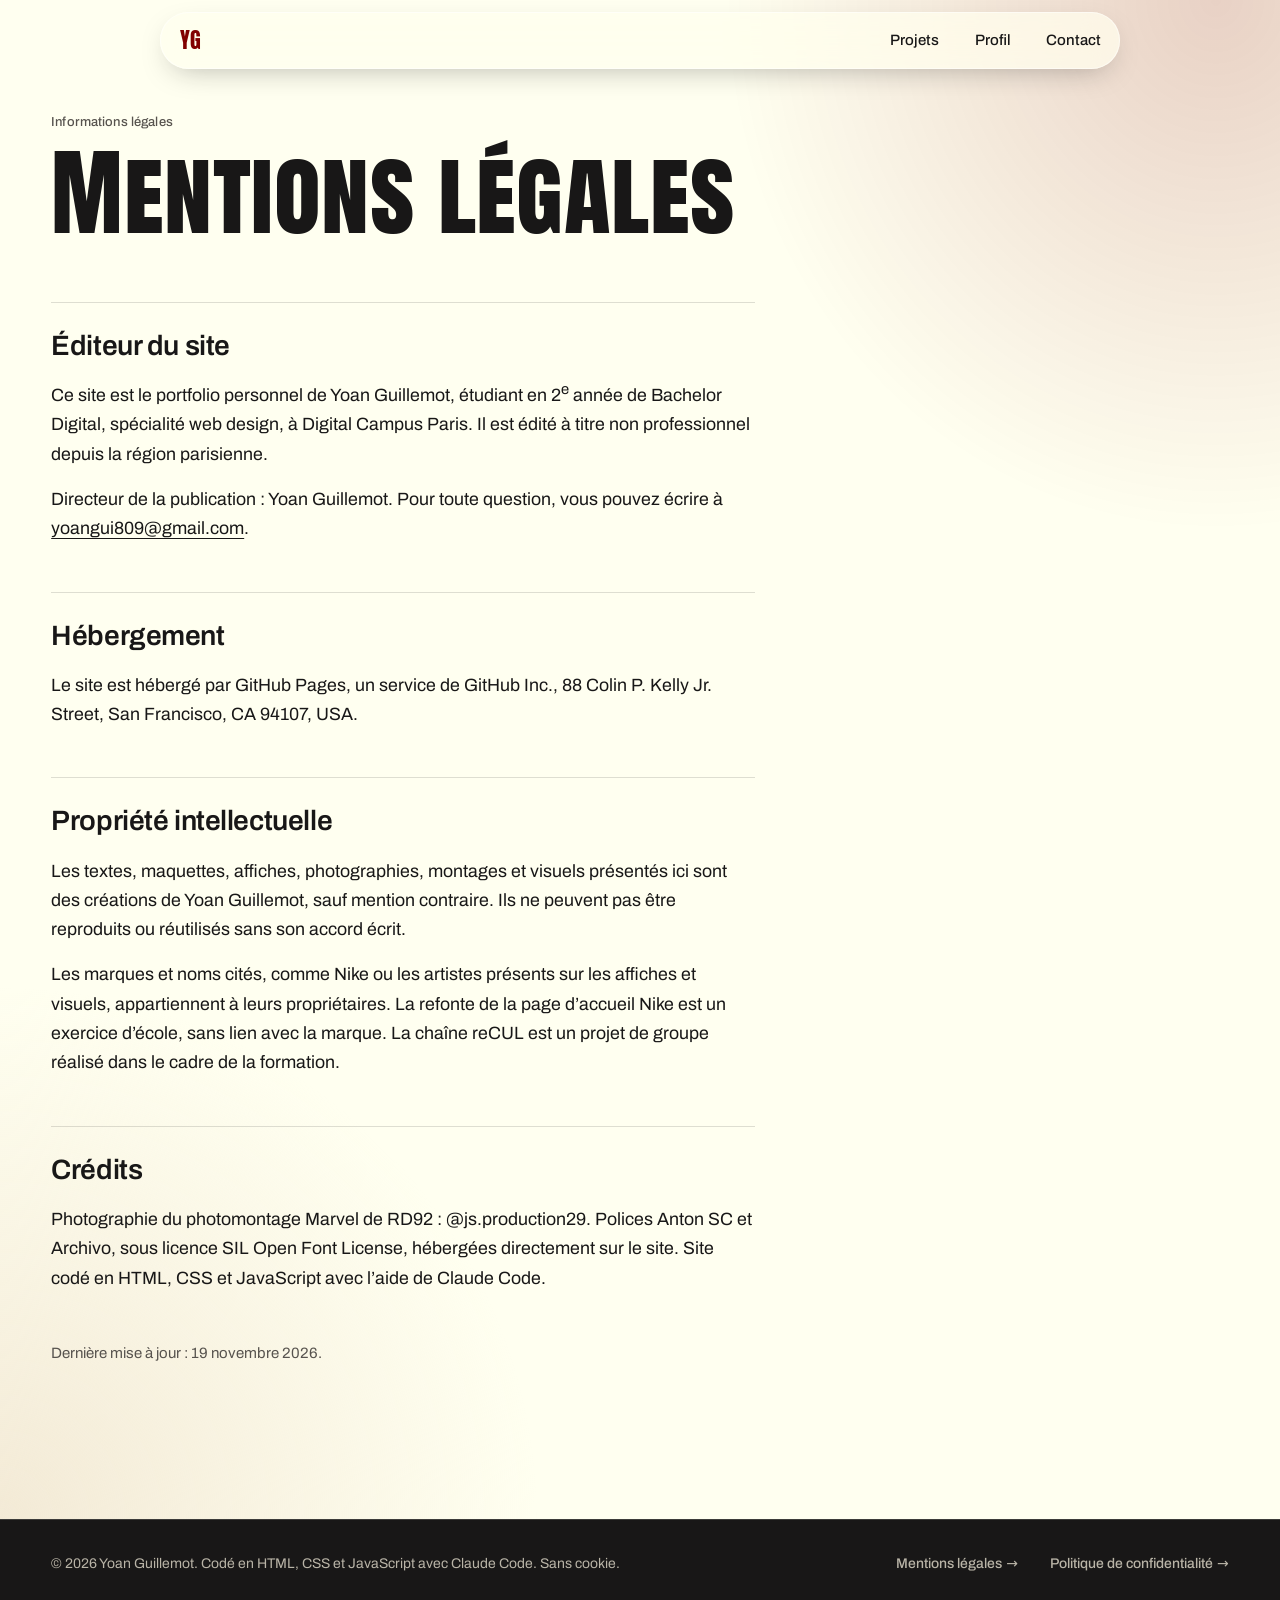
<file: mentions-legales.html>
<!doctype html>
<html lang="fr">
<head>
  <meta charset="utf-8">
  <meta name="viewport" content="width=device-width, initial-scale=1">
  <meta http-equiv="Content-Security-Policy" content="default-src 'self'; script-src 'none'; style-src 'self' 'unsafe-inline'; img-src 'self'; font-src 'self'; connect-src 'none'; object-src 'none'; base-uri 'self'; form-action 'self'; upgrade-insecure-requests">
  <meta name="referrer" content="strict-origin-when-cross-origin">
  <title>Mentions légales | Yoan Guillemot, portfolio</title>
  <meta name="description" content="Mentions légales du portfolio de Yoan Guillemot, étudiant en web design : éditeur, hébergement, propriété intellectuelle et crédits.">
  <link rel="canonical" href="https://heinf0.github.io/portfolio/mentions-legales.html">
  <meta name="theme-color" content="#181717">
  <link rel="icon" href="assets/favicon.svg" type="image/svg+xml">
  <link rel="preload" href="assets/fonts/anton-sc.woff2" as="font" type="font/woff2" crossorigin>
  <link rel="preload" href="assets/fonts/archivo.woff2" as="font" type="font/woff2" crossorigin>
  <link rel="stylesheet" href="style.css">
</head>
<body>
  <a class="skip" href="#contenu">Aller au contenu</a>

  <header class="site-header">
    <a class="logo" href="index.html" aria-label="Yoan Guillemot, retour à l’accueil">YG</a>
    <nav aria-label="Navigation principale">
      <ul>
        <li><a href="index.html#interfaces">Projets</a></li>
        <li><a href="index.html#profil">Profil</a></li>
        <li><a href="index.html#contact">Contact</a></li>
      </ul>
    </nav>
  </header>

  <main id="contenu" class="legal">
    <article>
      <p class="eyebrow">Informations légales</p>
      <h1>Mentions légales</h1>

      <h2>Éditeur du site</h2>
      <p>Ce site est le portfolio personnel de Yoan Guillemot, étudiant en 2<sup>e</sup> année de Bachelor Digital, spécialité web design, à Digital Campus Paris. Il est édité à titre non professionnel depuis la région parisienne.</p>
      <p>Directeur de la publication&nbsp;: Yoan Guillemot. Pour toute question, vous pouvez écrire à <a href="mailto:yoangui809@gmail.com">yoangui809@gmail.com</a>.</p>

      <h2>Hébergement</h2>
      <p>Le site est hébergé par GitHub Pages, un service de GitHub Inc., 88 Colin P. Kelly Jr. Street, San Francisco, CA 94107, USA.</p>

      <h2>Propriété intellectuelle</h2>
      <p>Les textes, maquettes, affiches, photographies, montages et visuels présentés ici sont des créations de Yoan Guillemot, sauf mention contraire. Ils ne peuvent pas être reproduits ou réutilisés sans son accord écrit.</p>
      <p>Les marques et noms cités, comme Nike ou les artistes présents sur les affiches et visuels, appartiennent à leurs propriétaires. La refonte de la page d’accueil Nike est un exercice d’école, sans lien avec la marque. La chaîne reCUL est un projet de groupe réalisé dans le cadre de la formation.</p>

      <h2>Crédits</h2>
      <p>Photographie du photomontage Marvel de RD92&nbsp;: @js.production29. Polices Anton SC et Archivo, sous licence SIL Open Font License, hébergées directement sur le site. Site codé en HTML, CSS et JavaScript avec l’aide de Claude Code.</p>

      <p class="updated">Dernière mise à jour&nbsp;: 19 novembre 2026.</p>
    </article>
  </main>

  <footer class="site-footer">
    <p>© 2026 Yoan Guillemot. Codé en HTML, CSS et JavaScript avec Claude Code. Sans cookie.</p>
    <ul class="legal-links">
      <li><a class="arrow" href="mentions-legales.html" aria-current="page">Mentions légales</a></li>
      <li><a class="arrow" href="politique-confidentialite.html">Politique de confidentialité</a></li>
    </ul>
  </footer>
</body>
</html>
</file>
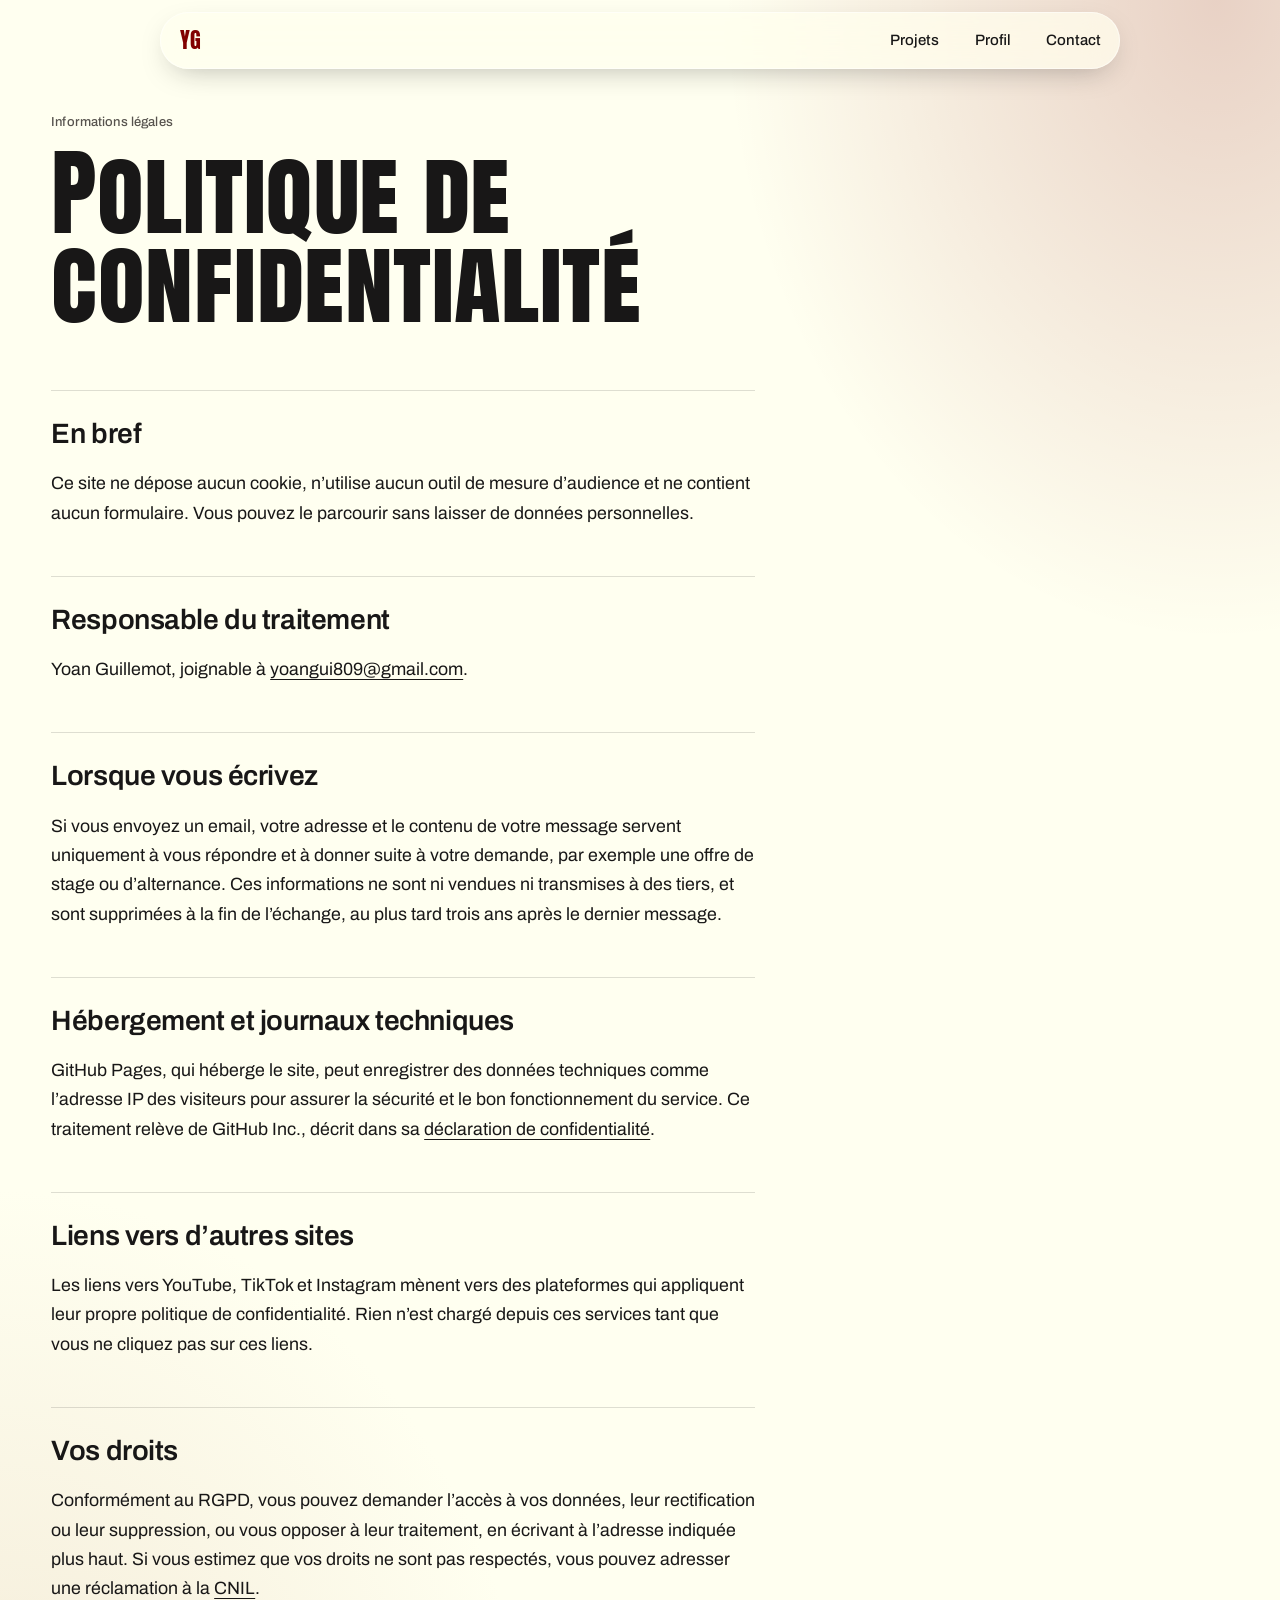
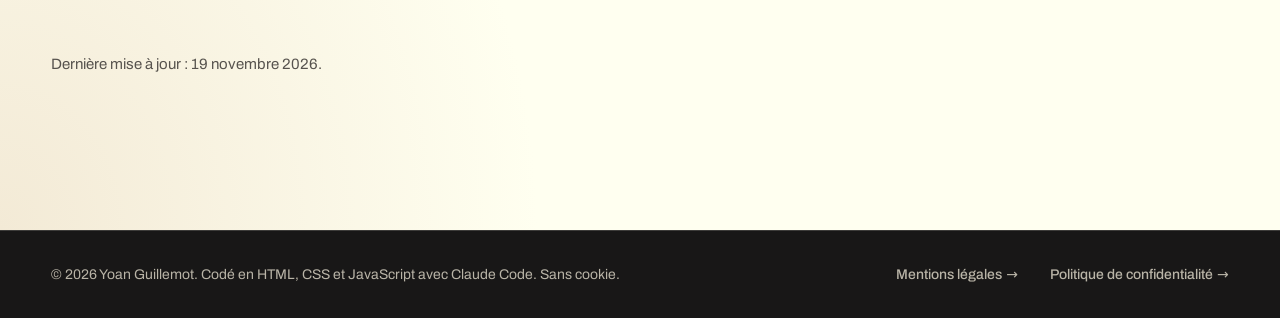
<file: politique-confidentialite.html>
<!doctype html>
<html lang="fr">
<head>
  <meta charset="utf-8">
  <meta name="viewport" content="width=device-width, initial-scale=1">
  <meta http-equiv="Content-Security-Policy" content="default-src 'self'; script-src 'none'; style-src 'self' 'unsafe-inline'; img-src 'self'; font-src 'self'; connect-src 'none'; object-src 'none'; base-uri 'self'; form-action 'self'; upgrade-insecure-requests">
  <meta name="referrer" content="strict-origin-when-cross-origin">
  <title>Politique de confidentialité | Yoan Guillemot, portfolio</title>
  <meta name="description" content="Politique de confidentialité du portfolio de Yoan Guillemot : aucun cookie, aucune mesure d’audience, et des données traitées uniquement pour répondre à vos messages.">
  <link rel="canonical" href="https://heinf0.github.io/portfolio/politique-confidentialite.html">
  <meta name="theme-color" content="#181717">
  <link rel="icon" href="assets/favicon.svg" type="image/svg+xml">
  <link rel="preload" href="assets/fonts/anton-sc.woff2" as="font" type="font/woff2" crossorigin>
  <link rel="preload" href="assets/fonts/archivo.woff2" as="font" type="font/woff2" crossorigin>
  <link rel="stylesheet" href="style.css">
</head>
<body>
  <a class="skip" href="#contenu">Aller au contenu</a>

  <header class="site-header">
    <a class="logo" href="index.html" aria-label="Yoan Guillemot, retour à l’accueil">YG</a>
    <nav aria-label="Navigation principale">
      <ul>
        <li><a href="index.html#interfaces">Projets</a></li>
        <li><a href="index.html#profil">Profil</a></li>
        <li><a href="index.html#contact">Contact</a></li>
      </ul>
    </nav>
  </header>

  <main id="contenu" class="legal">
    <article>
      <p class="eyebrow">Informations légales</p>
      <h1>Politique de confidentialité</h1>

      <h2>En bref</h2>
      <p>Ce site ne dépose aucun cookie, n’utilise aucun outil de mesure d’audience et ne contient aucun formulaire. Vous pouvez le parcourir sans laisser de données personnelles.</p>

      <h2>Responsable du traitement</h2>
      <p>Yoan Guillemot, joignable à <a href="mailto:yoangui809@gmail.com">yoangui809@gmail.com</a>.</p>

      <h2>Lorsque vous écrivez</h2>
      <p>Si vous envoyez un email, votre adresse et le contenu de votre message servent uniquement à vous répondre et à donner suite à votre demande, par exemple une offre de stage ou d’alternance. Ces informations ne sont ni vendues ni transmises à des tiers, et sont supprimées à la fin de l’échange, au plus tard trois ans après le dernier message.</p>

      <h2>Hébergement et journaux techniques</h2>
      <p>GitHub Pages, qui héberge le site, peut enregistrer des données techniques comme l’adresse IP des visiteurs pour assurer la sécurité et le bon fonctionnement du service. Ce traitement relève de GitHub Inc., décrit dans sa <a href="https://docs.github.com/fr/site-policy/privacy-policies/github-general-privacy-statement" rel="noopener">déclaration de confidentialité</a>.</p>

      <h2>Liens vers d’autres sites</h2>
      <p>Les liens vers YouTube, TikTok et Instagram mènent vers des plateformes qui appliquent leur propre politique de confidentialité. Rien n’est chargé depuis ces services tant que vous ne cliquez pas sur ces liens.</p>

      <h2>Vos droits</h2>
      <p>Conformément au RGPD, vous pouvez demander l’accès à vos données, leur rectification ou leur suppression, ou vous opposer à leur traitement, en écrivant à l’adresse indiquée plus haut. Si vous estimez que vos droits ne sont pas respectés, vous pouvez adresser une réclamation à la <a href="https://www.cnil.fr/fr/plaintes" rel="noopener">CNIL</a>.</p>

      <p class="updated">Dernière mise à jour&nbsp;: 19 novembre 2026.</p>
    </article>
  </main>

  <footer class="site-footer">
    <p>© 2026 Yoan Guillemot. Codé en HTML, CSS et JavaScript avec Claude Code. Sans cookie.</p>
    <ul class="legal-links">
      <li><a class="arrow" href="mentions-legales.html">Mentions légales</a></li>
      <li><a class="arrow" href="politique-confidentialite.html" aria-current="page">Politique de confidentialité</a></li>
    </ul>
  </footer>
</body>
</html>
</file>
<file: style.css>
@font-face {
  font-family: "Anton SC";
  src: url("assets/fonts/anton-sc.woff2") format("woff2");
  font-display: swap;
}

@font-face {
  font-family: "Archivo";
  src: url("assets/fonts/archivo.woff2") format("woff2");
  font-weight: 400 700;
  font-display: swap;
}

:root {
  --ivory: #fffff0;
  --sand: #f3ead6;
  --ink: #181717;
  --red: #810100;
  --ember: #4a0a08;

  --bg: var(--ivory);
  --fg: var(--ink);
  --muted: #57534e;
  --accent: var(--red);
  --line: rgb(24 23 23 / 0.14);

  --display: "Anton SC", "Impact", "Arial Narrow", sans-serif;
  --text: "Archivo", system-ui, -apple-system, "Segoe UI", sans-serif;

  --gutter: clamp(1rem, 4vw, 3.5rem);
  --gap: clamp(0.75rem, 1.6vw, 1.5rem);
  --space: clamp(5rem, 12vw, 11rem);
  --ease: cubic-bezier(0.16, 1, 0.3, 1);
  --ease-out: cubic-bezier(0.23, 1, 0.32, 1);

  --shadow:
    0 1px 1px rgb(12 6 4 / 0.06),
    0 2px 6px rgb(12 6 4 / 0.08),
    0 18px 36px -12px rgb(12 6 4 / 0.22),
    0 48px 90px -30px rgb(12 6 4 / 0.32);
  --shadow-lift:
    0 2px 4px rgb(12 6 4 / 0.08),
    0 10px 20px -6px rgb(12 6 4 / 0.18),
    0 34px 60px -16px rgb(12 6 4 / 0.34),
    0 80px 120px -40px rgb(12 6 4 / 0.4);
  --rim: rgb(255 255 255 / 0.16);
}

.dark,
.contact,
.site-footer {
  --bg: var(--ink);
  --fg: var(--ivory);
  --muted: #b9b4a7;
  --accent: #ff9b8a;
  --line: rgb(255 255 240 / 0.16);
}

*,
*::before,
*::after {
  box-sizing: border-box;
}

html {
  scroll-behavior: smooth;
  scroll-padding-top: 5.5rem;
  -webkit-text-size-adjust: 100%;
}

main {
  overflow-x: clip;
}

body {
  margin: 0;
  background: var(--ivory);
  color: var(--fg);
  font: 400 clamp(1rem, 0.95rem + 0.2vw, 1.125rem) / 1.65 var(--text);
  -webkit-font-smoothing: antialiased;
}

h1,
h2,
h3,
p,
dl,
dd,
ol,
ul,
figure {
  margin: 0;
}

ol,
ul {
  padding: 0;
  list-style: none;
}

sup {
  line-height: 0;
}

img {
  display: block;
  max-width: 100%;
  height: auto;
}

a {
  color: inherit;
  text-decoration-thickness: 1px;
  text-underline-offset: 0.2em;
}

:focus-visible {
  outline: 2px solid var(--accent);
  outline-offset: 3px;
}

::selection {
  background: var(--red);
  color: var(--ivory);
}

.skip {
  position: absolute;
  left: var(--gutter);
  top: -4rem;
  z-index: 60;
  padding: 0.5rem 1rem;
  background: var(--ink);
  color: var(--ivory);
}

.skip:focus {
  top: 0.5rem;
}

.eyebrow,
.kicker,
.label,
.timeline time,
.carousel-hint {
  font-size: 0.8125rem;
  font-weight: 500;
  letter-spacing: 0.01em;
  font-variant-numeric: tabular-nums;
}

.site-header {
  position: fixed;
  top: 0.75rem;
  left: 50%;
  z-index: 50;
  display: flex;
  align-items: center;
  justify-content: space-between;
  gap: 1rem;
  width: min(100% - 2 * var(--gutter), 60rem);
  padding: 0.55rem 0.6rem 0.55rem 1.25rem;
  border-radius: 999px;
  color: var(--ink);
  background: rgb(255 255 240 / 0.72);
  backdrop-filter: blur(16px) saturate(1.5);
  -webkit-backdrop-filter: blur(16px) saturate(1.5);
  box-shadow: inset 0 0 0 1px rgb(255 255 255 / 0.5), 0 10px 30px -12px rgb(24 23 23 / 0.35);
  translate: -50% 0;
  transition: background-color 0.4s var(--ease-out), color 0.4s var(--ease-out);
}

.site-header ul a {
  display: inline-block;
  padding: 0.45rem 0.6rem;
}

[data-header="dark"] .site-header {
  color: var(--ivory);
  background: rgb(24 23 23 / 0.55);
  box-shadow: inset 0 0 0 1px rgb(255 255 255 / 0.1), 0 10px 30px -12px rgb(0 0 0 / 0.6);
}

.logo {
  font: 1.375rem/1 var(--display);
  color: var(--red);
  text-decoration: none;
  transition: color 0.5s var(--ease);
}

[data-header="dark"] .logo {
  color: var(--ivory);
}

.site-header ul {
  display: flex;
  gap: clamp(0rem, 1.5vw, 1rem);
  font-size: 0.9375rem;
}

.site-header nav a,
.arrow {
  font-weight: 500;
  text-decoration: none;
  background: linear-gradient(currentColor, currentColor) 0 100% / 0 1px no-repeat;
  transition: background-size 0.3s var(--ease-out);
}

.site-header nav a[aria-current] {
  background-size: 100% 1px;
}

@media (hover: hover) and (pointer: fine) {
  .site-header nav a:hover,
  .arrow:hover {
    background-size: 100% 1px;
  }

  .arrow:hover::after {
    translate: 0.25em 0;
  }

  .arrow[download]:hover::after {
    translate: 0 0.15em;
  }
}

.arrow::after {
  content: "→";
  display: inline-block;
  margin-left: 0.3em;
  transition: translate 0.3s var(--ease-out);
}

.arrow[download]::after {
  content: "↓";
}

.hint {
  color: var(--muted);
  font-size: 0.8125rem;
}

.work,
.profile,
.contact,
.site-footer {
  padding-inline: var(--gutter);
}

.eyebrow {
  color: var(--muted);
}

h1 .name {
  display: block;
  font: clamp(3.6rem, 13vw, 10.5rem) / 0.88 var(--display);
  letter-spacing: -0.035em;
  margin-left: -0.04em;
}

.line {
  display: block;
  overflow: hidden;
  padding: 0 0.08em 0.06em 0;
}

.line > span {
  display: block;
}

.actions {
  display: flex;
  flex-wrap: wrap;
  align-items: center;
  gap: 1.25rem 2rem;
  margin-top: 0.5rem;
}

.button {
  display: inline-block;
  padding: 0.95rem 1.6rem;
  border-radius: 999px;
  background: var(--ink);
  color: var(--ivory);
  font-weight: 600;
  text-decoration: none;
  box-shadow: inset 0 1px 0 rgb(255 255 255 / 0.14), 0 10px 20px -12px rgb(24 23 23 / 0.7);
  transition: background-color 0.2s ease, translate 0.25s var(--ease-out), scale 0.16s var(--ease-out);
}

@media (hover: hover) and (pointer: fine) {
  .button:hover {
    background: var(--red);
    translate: 0 -2px;
  }
}

.button:active {
  scale: 0.97;
}

.now {
  max-width: 34rem;
  padding-top: 1.25rem;
  border-top: 1px solid var(--line);
  color: var(--muted);
  font-size: 0.9375rem;
}

.now a {
  color: var(--fg);
  font-weight: 600;
}

.dot {
  display: inline-block;
  margin-right: 0.6rem;
  vertical-align: 0.1em;
  width: 0.5rem;
  height: 0.5rem;
  border-radius: 50%;
  background: var(--red);
}

.work,
.profile,
.contact {
  position: relative;
  padding-block: var(--space);
  color: var(--fg);
}

#interfaces {
  background: linear-gradient(var(--ivory), var(--sand));
}

.dark {
  padding-top: 0;
  background:
    radial-gradient(55% 35% at 100% 18%, rgb(129 1 0 / 0.32), transparent 70%),
    radial-gradient(45% 30% at 0% 70%, rgb(129 1 0 / 0.18), transparent 70%),
    var(--ink);
}

.dark::before,
.profile::before,
.contact::before {
  content: "";
  display: block;
  height: clamp(8rem, 26vh, 16rem);
  margin: 0 calc(var(--gutter) * -1) var(--space);
  background: linear-gradient(var(--from), var(--via) 55%, var(--to));
}

.dark::before {
  --from: #f7f6f2;
  --via: var(--ember);
  --to: var(--ink);
}

.dark + .dark {
  padding-top: var(--space);
}

.dark + .dark::before {
  display: none;
}

.profile {
  padding-top: 0;
  background: linear-gradient(var(--ivory) 30%, var(--sand));
}

.profile::before {
  --from: var(--ink);
  --via: #6b2a1f;
  --to: var(--ivory);
}

.contact {
  padding-top: 0;
  background:
    radial-gradient(70% 60% at 10% 100%, rgb(129 1 0 / 0.6), transparent 70%),
    radial-gradient(40% 40% at 100% 40%, rgb(129 1 0 / 0.2), transparent 70%),
    var(--ink);
}

.contact::before {
  --from: var(--sand);
  --via: var(--ember);
  --to: var(--ink);
}

.section-head {
  display: grid;
  gap: 1rem;
  margin-bottom: clamp(3.5rem, 8vw, 7rem);
}

.section-head h2,
.contact h2 {
  font: clamp(2.6rem, 8vw, 7.5rem) / 0.98 var(--display);
  letter-spacing: -0.03em;
  text-wrap: balance;
}

.section-head > p:last-child {
  max-width: 36ch;
  color: var(--muted);
  font-size: clamp(1.0625rem, 1rem + 0.3vw, 1.25rem);
}

.project {
  display: grid;
  gap: clamp(1.75rem, 4vw, 3rem);
}

.project + .project {
  margin-top: var(--space);
}

.head {
  display: grid;
  gap: 0.875rem;
  align-content: start;
}

.kicker {
  display: flex;
  align-items: baseline;
  gap: 0.75rem;
  color: var(--muted);
}

.num {
  font-family: var(--display);
  font-size: 1rem;
  letter-spacing: 0;
  color: var(--accent);
}

.head h3 {
  max-width: 20ch;
  font-size: clamp(1.75rem, 1.1rem + 2.4vw, 3.25rem);
  font-weight: 600;
  line-height: 1.04;
  letter-spacing: -0.025em;
  text-wrap: balance;
}

.meta {
  color: var(--muted);
  font-size: 0.9375rem;
}

.text {
  display: grid;
  gap: 1.1rem;
  align-content: start;
  max-width: 38rem;
}

.text .links,
.contact .links {
  display: flex;
  flex-wrap: wrap;
  gap: 0.75rem 2rem;
  padding-top: 0.25rem;
}

.stage {
  --tint: transparent;
  --tint-2: transparent;
  position: relative;
  display: grid;
  gap: var(--gap);
  align-items: start;
  padding: clamp(1.25rem, 5vw, 5rem);
  border-radius: 6px;
  overflow: hidden;
  background:
    radial-gradient(90% 80% at 15% 0%, color-mix(in srgb, var(--tint) 85%, white), transparent 75%),
    radial-gradient(70% 60% at 100% 100%, color-mix(in srgb, var(--tint-2) 85%, black), transparent 70%),
    linear-gradient(160deg, var(--tint), var(--tint-2));
  box-shadow: inset 0 1px 0 rgb(255 255 255 / 0.25), inset 0 0 0 1px rgb(255 255 255 / 0.06);
}

.stage a {
  display: block;
  overflow: hidden;
  border-radius: var(--r-in, var(--r));
  cursor: zoom-in;
}

.stage img {
  width: 100%;
  transition: scale 0.6s var(--ease-out);
}

.stage figure {
  --r: 0px;
  position: relative;
  isolation: isolate;
  border-radius: var(--r);
  translate: 0 calc(var(--py, 0px) + var(--lift, 0px));
  transition: translate 0.3s var(--ease-out);
}

.stage figure::before {
  content: "";
  position: absolute;
  inset: 0;
  z-index: -1;
  border-radius: inherit;
  box-shadow: var(--shadow-lift);
  opacity: 0;
  pointer-events: none;
  transition: opacity 0.3s var(--ease-out);
}

.stage figure > a {
  outline: 1px solid var(--rim);
  outline-offset: -1px;
}

@media (hover: hover) and (pointer: fine) {
  .stage figure:has(> a:hover) {
    --lift: -3px;
  }

  .stage figure:has(> a:hover)::before {
    opacity: 1;
  }

  .stage a:hover img {
    scale: 1.03;
  }
}

.stage a:active img {
  scale: 1.01;
  transition-duration: 0.16s;
}

figcaption,
.caption {
  padding-top: 0.75rem;
  color: color-mix(in srgb, currentColor 70%, transparent);
  font-size: 0.8125rem;
}

.board {
  --r: 4px;
}

.board > a {
  box-shadow: var(--shadow);
}

[data-layout="single"] .board,
[data-layout="single"] .video {
  color: var(--ivory);
}

.video {
  --r: 10px;
  color: var(--ink);
}

.video > a {
  box-shadow: var(--shadow);
}

.browser {
  --r: 10px;
  --r-in: 0 0 10px 10px;
  padding-top: 1.9rem;
  background:
    radial-gradient(circle at 1.1rem 0.95rem, #d8d3c6 0.25rem, transparent 0.27rem),
    radial-gradient(circle at 1.95rem 0.95rem, #d8d3c6 0.25rem, transparent 0.27rem),
    radial-gradient(circle at 2.8rem 0.95rem, #d8d3c6 0.25rem, transparent 0.27rem),
    linear-gradient(#fdfcf8, #f2efe5 1.9rem, #fbfaf6 1.9rem);
  box-shadow: inset 0 1px 0 #fff, inset 0 0 0 1px rgb(24 23 23 / 0.06), var(--shadow);
}

.browser[data-url]::after {
  content: attr(data-url);
  position: absolute;
  top: 0.45rem;
  left: 50%;
  translate: -50% 0;
  padding: 0.1rem 0.9rem;
  border-radius: 999px;
  background: #efece3;
  color: #7d786d;
  font-size: 0.6875rem;
  white-space: nowrap;
}

.browser.ghost {
  background: rgb(255 255 255 / 0.55);
}

.browser.ghost figcaption {
  padding: 0.6rem 0.9rem 0.8rem;
  color: #6f6a60;
}

.card {
  --r: 10px;
  --r-in: 6px;
  padding: 0.6rem 0.6rem 0;
  background: rgb(255 255 255 / 0.82);
  color: #5d6275;
  box-shadow: inset 0 1px 0 #fff, inset 0 0 0 1px rgb(24 23 23 / 0.05), var(--shadow);
}

.card figcaption {
  padding: 0.5rem 0.2rem 0.7rem;
}

.phone {
  --r: 1.9rem;
  --r-in: 1.5rem;
  padding: 0.45rem;
  background: linear-gradient(150deg, #34343a, #0d0d10 45%, #1b1b20);
  box-shadow:
    inset 0 0 0 1px rgb(255 255 255 / 0.1),
    inset 0 1px 0 rgb(255 255 255 / 0.22),
    var(--shadow);
}

.phone figcaption {
  position: absolute;
  bottom: -2rem;
  left: 0.5rem;
  color: var(--ink);
}

.phone.scroll img {
  aspect-ratio: 9 / 18;
  object-fit: cover;
  object-position: top;
}

.poster > a {
  box-shadow: 0 2px 6px rgb(0 0 0 / 0.3), 0 36px 70px -28px rgb(0 0 0 / 0.85);
}

[data-layout="single"] {
  justify-items: center;
}

[data-layout="single"] figure {
  width: min(100%, 68rem);
}

#recul .video {
  width: min(100%, 776px);
}

[data-layout="phones"] .board {
  justify-self: center;
  width: min(100%, 883px);
}

.card {
  justify-self: center;
  width: min(100%, calc(var(--native) / 1.03 + 1.2rem));
}

[data-layout="lead-cards"] {
  grid-template-columns: repeat(3, minmax(0, 1fr));
}

[data-layout="lead-cards"] .browser {
  grid-column: 1 / -1;
}

#campus-connect .browser {
  justify-self: center;
  width: min(100%, 1506px);
}

#noise .browser {
  justify-self: center;
  width: min(100%, 914px);
}

[data-layout="phones"] .phone {
  justify-self: center;
  width: min(100%, calc(390px + 0.6rem));
}

[data-layout="pair"] .ghost {
  max-width: 28rem;
}

[data-layout="noise"] .phone {
  width: min(62%, 16rem);
  justify-self: center;
  margin: 0 auto 2rem;
}

[data-layout="phones"] {
  grid-template-columns: repeat(3, minmax(0, 1fr));
  gap: clamp(0.5rem, 2vw, 2rem);
}

[data-layout="phones"] .board {
  grid-column: 1 / -1;
  margin-top: clamp(1.5rem, 4vw, 3rem);
  color: var(--ink);
}

[data-layout="phones"] .phone,
.shorts .phone {
  --r: 1.4rem;
  --r-in: 1.15rem;
  padding: 0.3rem;
}

.heinfo {
  --y: #f1ff0a;
  --n: #0d0d11;
  padding-inline: 0;
  color: var(--y);
  background:
    radial-gradient(50% 45% at 85% 10%, rgb(241 255 10 / 0.22), transparent 70%),
    radial-gradient(40% 40% at 0% 100%, rgb(241 255 10 / 0.1), transparent 70%),
    var(--n);
  box-shadow: 0 0 0 1px rgb(241 255 10 / 0.12) inset;
}

.heinfo .mark {
  width: clamp(4.5rem, 10vw, 7.5rem);
  margin-left: clamp(1.25rem, 5vw, 5rem);
  border-radius: 50%;
  box-shadow: 0 0 0 1px rgb(241 255 10 / 0.5);
}

.carousel {
  display: grid;
  grid-auto-flow: column;
  grid-auto-columns: clamp(14rem, 62vw, 20rem);
  gap: var(--gap);
  padding: 0.5rem clamp(1.25rem, 5vw, 5rem) 1rem;
  overflow-x: auto;
  overscroll-behavior-x: contain;
  scroll-snap-type: x mandatory;
  scroll-padding-inline: clamp(1.25rem, 5vw, 5rem);
  scrollbar-width: thin;
  scrollbar-color: rgb(241 255 10 / 0.4) transparent;
}

.slide {
  --r: 6px;
  scroll-snap-align: start;
}

.slide > a {
  box-shadow: 0 2px 6px rgb(0 0 0 / 0.4), 0 30px 50px -24px rgb(0 0 0 / 0.85);
}

.carousel-hint {
  margin-top: -0.5rem;
  padding-inline: clamp(1.25rem, 5vw, 5rem);
  color: rgb(241 255 10 / 0.7);
}

.shorts {
  display: grid;
  grid-template-columns: repeat(3, minmax(0, 1fr));
  gap: clamp(0.5rem, 2vw, 2rem);
  width: 100%;
  max-width: 44rem;
  margin: clamp(1.5rem, 4vw, 3rem) auto 0;
  padding-inline: clamp(1.25rem, 5vw, 5rem);
}

.heinfo .caption {
  padding-inline: clamp(1.25rem, 5vw, 5rem);
  color: rgb(241 255 10 / 0.7);
}

.bio {
  display: grid;
  gap: clamp(2rem, 5vw, 4rem);
}

.portrait {
  overflow: hidden;
  border-radius: 6px;
  box-shadow: var(--shadow);
}

.portrait a {
  display: block;
  cursor: zoom-in;
}

.bio .text {
  max-width: 40rem;
}

.lead {
  font-size: clamp(1.3rem, 1rem + 1.2vw, 2rem);
  line-height: 1.28;
  letter-spacing: -0.012em;
}

.facts {
  display: grid;
  gap: clamp(3rem, 6vw, 4rem);
  margin-top: var(--space);
}

.facts h3 {
  margin-bottom: 1.25rem;
  padding-bottom: 0.75rem;
  border-bottom: 1px solid var(--ink);
  font-size: 1.125rem;
  font-weight: 600;
}

.facts dt {
  font-weight: 600;
}

.facts dd {
  margin-bottom: 1.1rem;
  color: var(--muted);
}

.tools {
  font-size: 0.9375rem;
}

.tools .label {
  display: block;
  margin-bottom: 0.25rem;
  color: var(--muted);
}

.timeline li {
  display: grid;
  grid-template-columns: 6.5rem 1fr;
  gap: 0 1rem;
  padding-block: 0.8rem;
  border-bottom: 1px solid var(--line);
}

.timeline time {
  grid-row: span 2;
  padding-top: 0.3em;
  color: var(--red);
}

.timeline .where {
  color: var(--muted);
  font-size: 0.9375rem;
}

.contact {
  display: grid;
  gap: clamp(1.75rem, 4vw, 3rem);
}

.contact h2 {
  max-width: 14ch;
}

.mail {
  font-size: clamp(1.4rem, 0.6rem + 5.2vw, 5.5rem);
  font-weight: 600;
  letter-spacing: -0.03em;
  line-height: 1;
  overflow-wrap: anywhere;
  text-decoration-thickness: 0.05em;
  text-underline-offset: 0.14em;
  transition: color 0.35s var(--ease);
}

.mail:hover {
  color: var(--accent);
}

.site-footer {
  display: flex;
  flex-wrap: wrap;
  justify-content: space-between;
  gap: 1rem 2rem;
  padding-block: 2rem;
  background: var(--ink);
  color: var(--muted);
  border-top: 1px solid var(--line);
  font-size: 0.875rem;
}

.legal-links {
  display: flex;
  flex-wrap: wrap;
  gap: 0.5rem 2rem;
}

.legal {
  padding: clamp(3.5rem, 9vw, 7rem) var(--gutter) var(--space);
  background:
    radial-gradient(55% 50% at 95% 0%, rgb(129 1 0 / 0.18), transparent 70%),
    radial-gradient(60% 50% at 0% 100%, var(--sand), transparent 70%),
    var(--ivory);
}

.legal article {
  max-width: 44rem;
}

.legal h1 {
  margin: 1rem 0 clamp(2.5rem, 6vw, 4rem);
  font: clamp(2.6rem, 8vw, 6rem) / 0.92 var(--display);
  letter-spacing: -0.03em;
  text-wrap: balance;
}

.legal h2 {
  margin: 3rem 0 0.75rem;
  padding-top: 1.25rem;
  border-top: 1px solid var(--line);
  font-size: clamp(1.25rem, 1rem + 1vw, 1.75rem);
  font-weight: 600;
  letter-spacing: -0.015em;
}

.legal p + p {
  margin-top: 1rem;
}

.legal .updated {
  margin-top: 3rem;
  color: var(--muted);
  font-size: 0.9375rem;
}

.viewer {
  width: 100%;
  max-width: none;
  height: 100%;
  max-height: none;
  margin: 0;
  padding: var(--gutter);
  border: 0;
  background: rgb(24 23 23 / 0.95);
  --accent: var(--ivory);
}

.viewer[open] {
  display: grid;
  place-items: center;
  animation: fade 0.25s var(--ease-out);
}

.viewer::backdrop {
  background: transparent;
}

body:has(.viewer[open]) {
  overflow: hidden;
}

.viewer img {
  max-width: 100%;
  max-height: calc(100dvh - 2 * var(--gutter) - 3rem);
  object-fit: contain;
  animation: rise 0.4s var(--ease-out);
}

.viewer form {
  position: absolute;
  top: 1rem;
  right: var(--gutter);
}

.viewer button {
  padding: 0.5rem 0;
  border: 0;
  background: none;
  color: var(--ivory);
  font: 600 0.8125rem var(--text);
  letter-spacing: 0.1em;
  text-transform: uppercase;
  cursor: pointer;
}

@keyframes fade {
  from {
    opacity: 0;
  }
}

@keyframes rise {
  from {
    opacity: 0;
    transform: translateY(1rem) scale(0.96);
  }
}

.js [data-reveal],
.js .timeline li,
.js .facts h3,
.js .facts dt,
.js .facts dd,
.js .tools,
.js .section-head > * {
  --le: clamp(0, calc(var(--e, 1) * 1.25 - var(--o, 0)), 1);
  opacity: clamp(0, calc(var(--le) * 1.6 - 0.15), 1);
  transform: translate3d(0, calc((1 - var(--le)) * 4.5rem), 0);
}

.js .section-head[data-reveal] {
  opacity: 1;
  transform: none;
}

.js .section-head > * {
  transform: translate3d(calc((1 - var(--le)) * -5vw), calc((1 - var(--le)) * 2rem), 0);
}

.js .section-head > :nth-child(2),
.js .project .text,
.js .facts dd {
  --o: 0.12;
}

.js .section-head > :nth-child(3) {
  --o: 0.24;
}

.js .timeline li {
  transform: translate3d(calc((1 - var(--le)) * -3rem), 0, 0);
}

.js .stage[data-reveal] {
  opacity: clamp(0, calc(var(--e, 1) * 2), 1);
  transform: translate3d(0, calc((1 - var(--le)) * 6rem), 0) scale(calc(0.9 + 0.1 * var(--le)));
}

.js .stage figure {
  --fe: clamp(0, calc(var(--e, 1) * 1.5 - var(--o, 0)), 1);
  opacity: clamp(0, calc(var(--fe) * 1.6), 1);
  transform: translate3d(0, calc((1 - var(--fe)) * 3rem), 0);
}

.js .stage figure img,
.js .portrait img {
  transform: scale(calc(1.12 - 0.12 * var(--fe, var(--e, 1))));
}

.js .track .poster {
  opacity: calc(0.3 + 0.7 * var(--e, 1));
  transform: scale(calc(0.86 + 0.14 * var(--e, 1)));
}

.js .set-card {
  opacity: clamp(0, calc(var(--e, 1) * 1.6), 1);
  transform: translate3d(calc((1 - var(--e, 1)) * 6rem), 0, 0);
}

@media (min-width: 48em) and (prefers-reduced-motion: no-preference) {
  .js main > section:not([data-pin]) {
    scale: calc(0.95 + 0.05 * var(--se, 1));
    border-radius: calc((1 - var(--se, 1)) * 3rem) calc((1 - var(--se, 1)) * 3rem) 0 0;
    transform-origin: 50% 0;
  }
}

.js .line > span {
  transform: translate3d(0, 105%, 0);
  transition: transform 1s var(--ease-out);
}

.js .line + .line > span {
  transition-delay: 60ms;
}

.ready .line > span {
  transform: none;
}

.js .opening .role,
.js .opening .actions,
.js .opening .eyebrow {
  opacity: 0;
  transition: opacity 0.8s var(--ease-out) 260ms;
}

.ready .opening .role,
.ready .opening .actions,
.ready .opening .eyebrow {
  opacity: 1;
}

[data-speed] {
  translate: 0 var(--py, 0px);
  will-change: translate;
}

@media (min-width: 48em) {
  [data-layout="pair"] {
    grid-template-columns: repeat(12, minmax(0, 1fr));
  }

  [data-layout="pair"] > :first-child {
    grid-column: 1 / 11;
  }

  [data-layout="pair"] > :nth-child(2) {
    grid-column: 5 / 13;
    grid-row: 2;
    margin-top: -12%;
  }

  [data-layout="pair"] .ghost {
    grid-column: 1 / 5;
    grid-row: 2;
    align-self: end;
  }

  [data-layout="noise"] {
    grid-template-columns: repeat(12, minmax(0, 1fr));
    align-items: center;
  }

  [data-layout="noise"] .browser {
    grid-column: 1 / 9;
  }

  [data-layout="noise"] .phone {
    grid-column: 9 / 13;
    width: min(100%, 17rem);
    margin: 0 0 2rem;
    justify-self: center;
  }

  [data-layout="phones"] {
    padding-inline: clamp(3rem, 10vw, 9rem);
  }

  .bio {
    grid-template-columns: 5fr 7fr;
    align-items: start;
  }

  .facts {
    grid-template-columns: repeat(2, minmax(0, 1fr));
  }

  .facts > :first-child {
    grid-column: 1 / -1;
  }

  .facts > :first-child dl {
    display: grid;
    grid-template-columns: repeat(2, minmax(0, 1fr));
    column-gap: var(--gap);
  }
}

@media (min-width: 64em) {
  .section-head {
    grid-template-columns: repeat(12, minmax(0, 1fr));
    column-gap: var(--gap);
    align-items: end;
  }

  .section-head .eyebrow {
    grid-column: 1 / -1;
  }

  .section-head h2 {
    grid-column: 1 / 9;
  }

  .section-head > p:last-child {
    grid-column: 9 / -1;
  }

  .project {
    grid-template-columns: repeat(12, minmax(0, 1fr));
    column-gap: var(--gap);
    row-gap: clamp(2.5rem, 4vw, 3.5rem);
  }

  .project .head {
    grid-column: 1 / 7;
  }

  .project .text {
    grid-column: 8 / -1;
    padding-top: 2rem;
  }

  .project .stage {
    grid-column: 1 / -1;
  }

  .project:nth-of-type(even) .head {
    grid-column: 7 / -1;
    grid-row: 1;
  }

  .project:nth-of-type(even) .text {
    grid-column: 1 / 6;
    grid-row: 1;
  }

  .heinfo {
    grid-template-columns: auto 1fr;
    align-items: center;
  }

  .heinfo .carousel,
  .heinfo .carousel-hint,
  .heinfo .shorts,
  .heinfo .caption {
    grid-column: 1 / -1;
  }

  .carousel {
    grid-auto-columns: clamp(16rem, 22vw, 21rem);
  }

  .facts {
    grid-template-columns: 5fr 7fr;
  }

  .facts > :first-child {
    grid-column: auto;
    grid-row: span 2;
  }

  .facts > :first-child dl {
    display: block;
  }

  .facts > :last-child {
    grid-column: 2;
  }
}

@media (prefers-reduced-motion: reduce) {
  html {
    scroll-behavior: auto;
  }

  *,
  *::before,
  *::after {
    animation-duration: 0.01ms !important;
    animation-iteration-count: 1 !important;
    transition-property: opacity, color, background-color !important;
    transition-duration: 0.2s !important;
    transition-delay: 0s !important;
  }

  .js [data-reveal],
  .js .stage figure,
  .js .stage figure img,
  .js .portrait img,
  .js .timeline li,
  .js .facts h3,
  .js .facts dt,
  .js .facts dd,
  .js .tools,
  .js .section-head > *,
  .js .track .poster,
  .js .set-card,
  .js .line > span {
    opacity: 1;
    transform: none;
  }

  [data-pin] {
    height: auto !important;
  }

  .manifesto {
    --p: 1;
  }

  .manifesto .pin-stage,
  .hscroll .pin-stage {
    position: relative;
    height: auto;
    overflow-x: auto !important;
  }

  .opening .pin-stage {
    position: relative;
  }
}

.pin-stage {
  position: sticky;
  top: 0;
  height: 100svh;
  overflow: hidden;
}

.opening {
  --k: clamp(0, calc(var(--p, 0) * 1.7), 1);
  --t: clamp(0, calc(var(--p, 0) * 2.2 - 1.1), 1);
  --s: 0.42;
  position: relative;
  height: 260svh;
  background:
    radial-gradient(55% 60% at 95% 10%, rgb(129 1 0 / 0.2), transparent 70%),
    radial-gradient(70% 60% at 0% 100%, var(--sand), transparent 70%),
    var(--ivory);
}

.opening-media {
  position: absolute;
  inset: 0;
  overflow: hidden;
  border-radius: calc(var(--k) * 36px);
  transform-origin: 50% 36%;
  transform: scale(calc(1 - (1 - var(--s)) * var(--k)));
  box-shadow: var(--shadow);
}

.opening-media img {
  width: 100%;
  height: 100%;
  object-fit: cover;
  transform: scale(calc(1.12 - 0.12 * var(--k)));
}

.opening-media::after {
  content: "";
  position: absolute;
  inset: 0;
  background: linear-gradient(180deg, rgb(12 6 4 / 0.15), rgb(12 6 4 / 0.7) 85%);
  opacity: calc(1 - var(--k));
}

.opening-title {
  position: absolute;
  inset: auto var(--gutter) clamp(2rem, 7vh, 4.5rem);
  display: grid;
  gap: clamp(1.25rem, 3vh, 2rem);
  color: var(--ivory);
  opacity: calc(1 - var(--k) * 2.4);
  transform: translate3d(0, calc(var(--k) * -6vh), 0);
}

.opening-title .eyebrow {
  color: rgb(255 255 240 / 0.75);
}

.opening .role {
  display: block;
  max-width: 24ch;
  margin-top: clamp(0.75rem, 2vh, 1.5rem);
  font-size: clamp(1.2rem, 1rem + 1.2vw, 2rem);
  font-weight: 500;
  line-height: 1.2;
  color: #ffd2c8;
}

.opening .button {
  background: var(--ivory);
  color: var(--ink);
}

.satellites figure {
  position: absolute;
  width: clamp(6.5rem, 15vw, 15rem);
  overflow: hidden;
  border-radius: 10px;
  box-shadow: var(--shadow);
  opacity: var(--k);
  transform: translate3d(calc((1 - var(--k)) * var(--x)), calc((1 - var(--k)) * var(--y)), 0) scale(calc(0.85 + 0.15 * var(--k)));
}

.satellites img {
  width: 100%;
}

.satellites .s1 { --x: -60vw; --y: -20vh; top: 9%; left: var(--gutter); }
.satellites .s2 { --x: 60vw; --y: -25vh; top: 12%; right: var(--gutter); width: clamp(6rem, 12vw, 12rem); }
.satellites .s3 { --x: -55vw; --y: 30vh; bottom: 11%; left: 8%; width: clamp(8rem, 18vw, 18rem); }
.satellites .s4 { --x: 55vw; --y: 35vh; bottom: 8%; right: 7%; width: clamp(5.5rem, 11vw, 11rem); }

.opening-line {
  position: absolute;
  inset: auto var(--gutter) clamp(1.5rem, 6vh, 3.5rem);
  max-width: 18ch;
  margin-inline: auto;
  font: clamp(1.6rem, 1rem + 2.6vw, 3.4rem) / 1 var(--display);
  letter-spacing: -0.02em;
  text-align: center;
  text-wrap: balance;
  opacity: var(--t);
  transform: translate3d(0, calc((1 - var(--t)) * 3rem), 0);
}

.manifesto {
  position: relative;
  height: 230svh;
  background: linear-gradient(var(--ivory), var(--sand));
}

.manifesto .pin-stage {
  display: grid;
  align-content: center;
  gap: clamp(2rem, 6vh, 4rem);
  padding: 5rem var(--gutter) 3rem;
}

.words {
  max-width: 24ch;
  font-size: clamp(1.9rem, 1rem + 3.4vw, 4.6rem);
  font-weight: 600;
  line-height: 1.08;
  letter-spacing: -0.03em;
  text-wrap: pretty;
}

.words span {
  opacity: clamp(0.13, calc(var(--p, 0) * 1.35 * var(--n) - var(--i)), 1);
}

.manifesto-foot {
  display: grid;
  gap: 1rem;
  max-width: 34rem;
  color: var(--muted);
  opacity: clamp(0, calc(var(--p, 0) * 4 - 2.8), 1);
}

.manifesto-foot strong {
  color: var(--fg);
}

.hscroll .pin-stage {
  display: flex;
  align-items: center;
  height: auto;
  overflow-x: auto;
  scroll-snap-type: x mandatory;
  scrollbar-width: none;
}

.track {
  display: flex;
  gap: clamp(1rem, 2.5vw, 2.5rem);
  padding: 2rem var(--gutter);
  will-change: transform;
}

.poster-set {
  display: flex;
  flex: none;
  align-items: center;
  gap: inherit;
}

.set-card {
  display: grid;
  flex: none;
  gap: 0.875rem;
  align-content: center;
  width: min(82vw, 26rem);
  scroll-snap-align: start;
}

.set-card h3 {
  font-size: clamp(1.6rem, 1.1rem + 1.8vw, 2.6rem);
  font-weight: 600;
  line-height: 1.05;
  letter-spacing: -0.025em;
  text-wrap: balance;
}

.set-card > p:last-child {
  margin-top: 0.5rem;
}

.track .poster {
  --r: 4px;
  flex: none;
  position: relative;
  scroll-snap-align: center;
  transition: translate 0.3s var(--ease-out);
}

.track .poster img {
  width: auto;
  height: min(62svh, 34rem);
  transition: scale 0.6s var(--ease-out);
}

.track .poster > a {
  display: block;
  overflow: hidden;
  border-radius: var(--r);
  outline: 1px solid var(--rim);
  outline-offset: -1px;
  cursor: zoom-in;
}

@media (hover: hover) and (pointer: fine) {
  .track .poster:has(> a:hover) {
    translate: 0 -4px;
  }

  .track .poster a:hover img {
    scale: 1.03;
  }
}

@media (max-width: 47.99em) {
  .opening {
    --s: 0.5;
    height: 200svh;
  }

  .opening-media {
    transform-origin: 50% 30%;
  }

  .satellites figure {
    width: 5.25rem;
  }

  .satellites .s1 {
    top: 6.5rem;
  }

  .satellites .s2 {
    top: 11rem;
  }

  .satellites .s3 {
    bottom: 22%;
    left: var(--gutter);
  }

  .satellites .s4 {
    bottom: 26%;
    right: var(--gutter);
  }

  .opening-line {
    font-size: 1.5rem;
  }

  .site-header {
    padding-left: 1rem;
  }

  .site-header ul a {
    padding-inline: 0.45rem;
  }
}

@media (min-width: 48em) {
  .hscroll .pin-stage {
    overflow: visible;
    height: 100svh;
    scroll-snap-type: none;
  }

}

.progress {
  position: fixed;
  inset: 0 0 auto;
  z-index: 60;
  height: 2px;
  background: var(--red);
  transform: scaleX(var(--progress, 0));
  transform-origin: 0 50%;
  pointer-events: none;
}

.download {
  display: inline-flex;
  align-items: center;
  gap: 0.6rem;
  padding: 0.8rem 1.25rem 0.8rem 1rem;
  border-radius: 999px;
  background: var(--ivory);
  color: var(--ink);
  font-weight: 600;
  text-decoration: none;
  box-shadow: inset 0 -1px 0 rgb(24 23 23 / 0.12), 0 12px 24px -14px rgb(0 0 0 / 0.8);
  transition: translate 0.25s var(--ease-out), scale 0.16s var(--ease-out), background-color 0.2s ease;
}

.download .hint {
  color: #6b655c;
  font-weight: 500;
}

.icon {
  width: 1.25rem;
  height: 1.25rem;
  flex: none;
  transition: translate 0.3s var(--ease-out);
}

@media (hover: hover) and (pointer: fine) {
  .download:hover {
    translate: 0 -2px;
    background: #fff;
  }

  .download:hover .icon {
    translate: 0 2px;
  }
}

.download:active {
  scale: 0.97;
}

[data-layout="recul"] {
  grid-template-columns: repeat(6, minmax(0, 1fr));
}

[data-layout="recul"] > :first-child {
  grid-column: 1 / -1;
}

[data-layout="recul"] > :not(:first-child) {
  grid-column: span 2;
}

.wave {
  display: block;
  width: 9rem;
  height: 2.5rem;
  margin-top: 1.25rem;
  fill: var(--accent);
}

.wave rect {
  transform-box: fill-box;
  transform-origin: 50% 50%;
  transform: scaleY(calc(0.15 + 0.85 * clamp(0, calc(var(--e, 1) * 1.6 - var(--o, 0) * 2), 1)));
}

.records {
  display: grid;
  gap: clamp(3.5rem, 7vw, 6rem) var(--gap);
}

.record {
  display: grid;
  gap: 0.75rem;
  align-content: start;
}

.record h3 {
  font-size: clamp(1.4rem, 1rem + 1.4vw, 2.1rem);
  font-weight: 600;
  line-height: 1.05;
  letter-spacing: -0.02em;
}

.sleeve {
  position: relative;
  width: min(100%, 22rem);
  aspect-ratio: 1;
  margin-bottom: 1.25rem;
}

.cover {
  position: absolute;
  inset: 0;
  z-index: 1;
  display: block;
  overflow: hidden;
  border-radius: 4px;
  box-shadow:
    inset 0 0 0 1px rgb(255 255 255 / 0.12),
    0 2px 6px rgb(0 0 0 / 0.35),
    0 40px 70px -28px rgb(0 0 0 / 0.85);
  transition: transform 0.45s var(--ease-out);
}

.vinyl {
  position: absolute;
  inset: 3%;
  border-radius: 50%;
  background:
    radial-gradient(circle, var(--label, var(--red)) 0 15%, #111 15.5% 17%, transparent 17.5%),
    repeating-radial-gradient(circle, #1b1b1d 0 1px, #0c0c0d 1px 3px);
  box-shadow: inset 0 0 0 1px rgb(255 255 255 / 0.06), 0 20px 40px -20px rgb(0 0 0 / 0.9);
  transform: translate3d(calc(var(--e, 1) * 34% + var(--pull, 0%)), 0, 0) rotate(calc(var(--e, 1) * 140deg + var(--spin, 0deg)));
  transition: transform 0.6s var(--ease-out);
}

.vinyl::after {
  content: "";
  position: absolute;
  inset: 0;
  border-radius: 50%;
  background: conic-gradient(from 210deg, transparent 0 20%, rgb(255 255 255 / 0.1) 25%, transparent 32% 70%, rgb(255 255 255 / 0.07) 76%, transparent 82%);
}

@media (hover: hover) and (pointer: fine) {
  .record:hover .cover {
    transform: translate3d(0, -4px, 0) rotate(-1.5deg);
  }

  .record:hover .vinyl {
    --pull: 8%;
    --spin: 60deg;
  }
}

.cover img {
  width: 100%;
  height: 100%;
  object-fit: cover;
  transition: scale 0.6s var(--ease-out);
}

.play {
  position: absolute;
  right: 6%;
  bottom: 6%;
  width: 3rem;
  height: 3rem;
  padding: 0.8rem;
  border-radius: 50%;
  color: var(--ink);
  background: rgb(255 255 240 / 0.92);
  box-shadow: 0 10px 20px -8px rgb(0 0 0 / 0.7);
  opacity: 0;
  transform: scale(0.9);
  transition: opacity 0.25s var(--ease-out), transform 0.3s var(--ease-out);
}

.cover:focus-visible .play {
  opacity: 1;
  transform: none;
}

@media (hover: hover) and (pointer: fine) {
  .cover:hover img {
    scale: 1.04;
  }

  .cover:hover .play {
    opacity: 1;
    transform: none;
  }
}

.js .record .sleeve {
  opacity: clamp(0, calc(var(--e, 1) * 1.8), 1);
  transform: translate3d(0, calc((1 - var(--e, 1)) * 5rem), 0) scale(calc(0.9 + 0.1 * var(--e, 1)));
}

.js .record[data-reveal] {
  opacity: 1;
  transform: none;
}

.js .record > :not(.sleeve) {
  opacity: clamp(0, calc(var(--e, 1) * 1.6 - 0.4), 1);
  transform: translate3d(0, calc((1 - var(--e, 1)) * 2.5rem), 0);
}

@media (min-width: 48em) {
  .records {
    grid-template-columns: repeat(3, minmax(0, 1fr));
  }

  .records > :nth-child(2) {
    margin-top: clamp(4rem, 9vw, 9rem);
  }

  .records > :nth-child(3) {
    margin-top: clamp(2rem, 4vw, 4rem);
  }
}

@media (max-width: 47.99em) {
  [data-layout="recul"] > :not(:first-child) {
    grid-column: span 3;
  }

  [data-layout="recul"] > :last-child {
    grid-column: 1 / -1;
  }

  .sleeve {
    width: 78%;
  }
}

@media (prefers-reduced-motion: reduce) {
  .js .record .sleeve,
  .js .record > :not(.sleeve) {
    opacity: 1;
    transform: none;
  }

  .vinyl {
    transform: translate3d(30%, 0, 0);
  }

  .wave rect {
    transform: none;
  }
}

/* Scroll-driven word reveal (bio, project copy) */
.split span {
  --wi: clamp(0, calc((var(--w, 1) * (var(--n, 1) + 5) - var(--i, 0)) / 5), 1);
  opacity: calc(0.12 + 0.88 * var(--wi));
}

h3.split span {
  display: inline-block;
  transform: translate3d(0, calc((1 - var(--wi)) * 0.45em), 0);
}

.bio .text {
  gap: clamp(1.25rem, 3vw, 2rem);
  max-width: 44rem;
}

.bio .lead {
  font-size: clamp(1.7rem, 1rem + 2.4vw, 3.2rem);
  font-weight: 600;
  line-height: 1.1;
  letter-spacing: -0.03em;
}

.bio .text p:not(.lead) {
  font-size: clamp(1.15rem, 1rem + 0.6vw, 1.5rem);
  font-weight: 500;
  line-height: 1.35;
  letter-spacing: -0.01em;
}

.js .bio .text[data-reveal],
.js #interfaces .text[data-reveal],
.js #interfaces .head[data-reveal] {
  opacity: 1;
  transform: none;
}

.js #interfaces .head > :not(h3) {
  opacity: clamp(0, calc(var(--e, 1) * 1.6 - 0.2), 1);
  transform: translate3d(0, calc((1 - var(--e, 1)) * 1.5rem), 0);
}

/* Mockups: the stage opens, then each visual is unveiled from the bottom as it scrolls in */
.js #interfaces .stage[data-reveal] {
  opacity: 1;
  transform: none;
  clip-path: inset(calc((1 - var(--le)) * 35%) calc((1 - var(--le)) * 8%) 0 round 6px);
}

.js #interfaces .stage figure {
  --fp: clamp(0, calc(var(--e, 1) * 1.3 - var(--o, 0)), 1);
  opacity: 1;
  transform: translate3d(0, calc((1 - var(--fp)) * 2.5rem), 0);
  clip-path: inset(calc((1 - var(--fp)) * 100%) -30% -30% -30% round var(--r));
}

.js #interfaces .stage figure img {
  transform: scale(calc(1.22 - 0.22 * var(--fp)));
  transform-origin: 50% 100%;
}

@media (prefers-reduced-motion: reduce) {
  .split span,
  h3.split span {
    opacity: 1;
    transform: none;
  }

  .js #interfaces .stage[data-reveal],
  .js #interfaces .stage figure {
    clip-path: none;
    transform: none;
  }

  .js #interfaces .head > :not(h3) {
    opacity: 1;
    transform: none;
  }
}

/* Maquettes: one paper ground, layered compositions, scroll-driven depth */
#interfaces {
  --paper: #f7f6f2;
  background: var(--paper);
}

#interfaces .project + .project {
  margin-top: clamp(8rem, 18vw, 16rem);
}

:is(#interfaces, #direction-artistique) .stage {
  display: grid;
  grid-template-columns: repeat(12, minmax(0, 1fr));
  align-items: start;
  padding: 0 0 clamp(3rem, 10vw, 9rem);
  background: none;
  box-shadow: none;
  border-radius: 0;
  overflow: visible;
}

.js :is(#interfaces, #direction-artistique) .stage[data-reveal] {
  clip-path: none;
}

:is(#interfaces, #direction-artistique) :where(.stage figure) {
  --speed: 14;
  grid-row: 1;
  grid-column: 1 / -1;
  margin: 0;
  translate: 0 calc((0.5 - var(--pp, 0.5)) * var(--speed) * 1vh + var(--lift, 0px));
}

:is(#interfaces, #direction-artistique) .stage figure > a,
:is(#interfaces, #direction-artistique) .browser,
:is(#interfaces, #direction-artistique) .board > a {
  box-shadow:
    0 1px 2px rgb(24 23 23 / 0.06),
    0 8px 16px -6px rgb(24 23 23 / 0.12),
    0 30px 60px -20px rgb(24 23 23 / 0.28),
    0 70px 110px -40px rgb(24 23 23 / 0.3);
}

#interfaces .browser {
  --r: 18px;
  --r-in: 0 0 18px 18px;
}

#interfaces .board {
  --r: 20px;
}

#interfaces .card {
  --r: 16px;
  --r-in: 10px;
  width: auto;
  justify-self: stretch;
}

:is(#interfaces, #direction-artistique) [data-depth="main"] {
  --speed: 12;
  z-index: 1;
}

:is(#interfaces, #direction-artistique) [data-depth^="back"] {
  --speed: 5;
  z-index: 0;
}

:is(#interfaces, #direction-artistique) [data-depth^="front"] {
  --speed: 34;
  z-index: 2;
}

.js :is(#interfaces, #direction-artistique) .stage figure img {
  transform: scale(calc(1.16 - 0.16 * clamp(0, var(--pp, 1) * 1.8, 1)));
  transform-origin: 50% 40%;
}

:is(#interfaces, #direction-artistique) .project .head h3 {
  max-width: none;
  font-size: clamp(2.3rem, 1rem + 4.6vw, 6rem);
  line-height: 0.98;
  letter-spacing: -0.035em;
  translate: calc((0.5 - var(--pp, 0.5)) * 9vw) 0;
}

:is(#interfaces, #direction-artistique) .project .text {
  translate: 0 calc((0.5 - var(--pp, 0.5)) * -10vh);
}

/* Campus Connect */
#campus-connect [data-depth="main"] { grid-column: 1 / 11; }
#campus-connect [data-depth="back"] { grid-column: 9 / 13; margin-top: -9%; }
#campus-connect [data-depth="front"] { grid-column: 8 / 12; align-self: end; margin-bottom: -16%; }
#campus-connect [data-depth="front-alt"] { grid-column: 1 / 5; align-self: end; margin-bottom: -22%; }

/* Nike */
#refonte-nike [data-depth="main"] { grid-column: 1 / 11; }
#refonte-nike [data-depth="front"] { grid-column: 6 / 13; align-self: end; margin-bottom: -22%; }
#refonte-nike [data-depth="back"] { grid-column: 9 / 13; margin-top: -14%; opacity: 0.92; }

/* Noise */
#noise [data-depth="main"] { grid-column: 1 / 10; }
#noise [data-depth="front"] { grid-column: 9 / 13; width: auto; max-width: none; margin: 18% 0 0; justify-self: stretch; }

/* Running app */
#app-running .stage { padding-inline: 0; }
#app-running [data-depth="back"] { grid-column: 1 / 5; margin-top: 18%; }
#app-running [data-depth="front"] { grid-column: 5 / 9; }
#app-running [data-depth="back-alt"] { grid-column: 9 / 13; margin-top: 30%; }
#app-running .phone { width: auto; justify-self: stretch; }

@media (min-width: 64em) {
  #interfaces .project {
    row-gap: clamp(2rem, 4vw, 4rem);
  }

  #interfaces .project .head,
  #interfaces .project:nth-of-type(even) .head {
    grid-column: 1 / -1;
    grid-row: 1;
  }

  :is(#interfaces, #direction-artistique) .project .text {
    grid-column: 1 / 5;
    grid-row: 2;
    padding-top: 4rem;
  }

  #interfaces .project .stage {
    grid-column: 5 / -1;
    grid-row: 2;
  }

  #interfaces .project:nth-of-type(even) .head {
    text-align: right;
    justify-items: end;
  }

  #interfaces .project:nth-of-type(even) .text {
    grid-column: 9 / -1;
  }

  #interfaces .project:nth-of-type(even) .stage {
    grid-column: 1 / 9;
  }
}

@media (max-width: 47.99em) {
  #interfaces .stage figure {
    --speed: 0;
  }

  #interfaces .stage [data-depth^="front"] {
    --speed: 10;
  }

  :is(#interfaces, #direction-artistique) .project .head h3 {
    translate: calc((0.5 - var(--pp, 0.5)) * 6vw) 0;
  }

  :is(#interfaces, #direction-artistique) .project .text {
    translate: none;
  }
}

@media (prefers-reduced-motion: reduce) {
  #interfaces .stage figure,
  #interfaces .project .head h3,
  :is(#interfaces, #direction-artistique) .project .text {
    translate: none;
  }

  .js #interfaces .stage figure img {
    transform: none;
  }
}

h1 .name,
.section-head h2,
.contact h2,
.legal h1,
.opening-line {
  letter-spacing: 0.005em;
}
</file>
